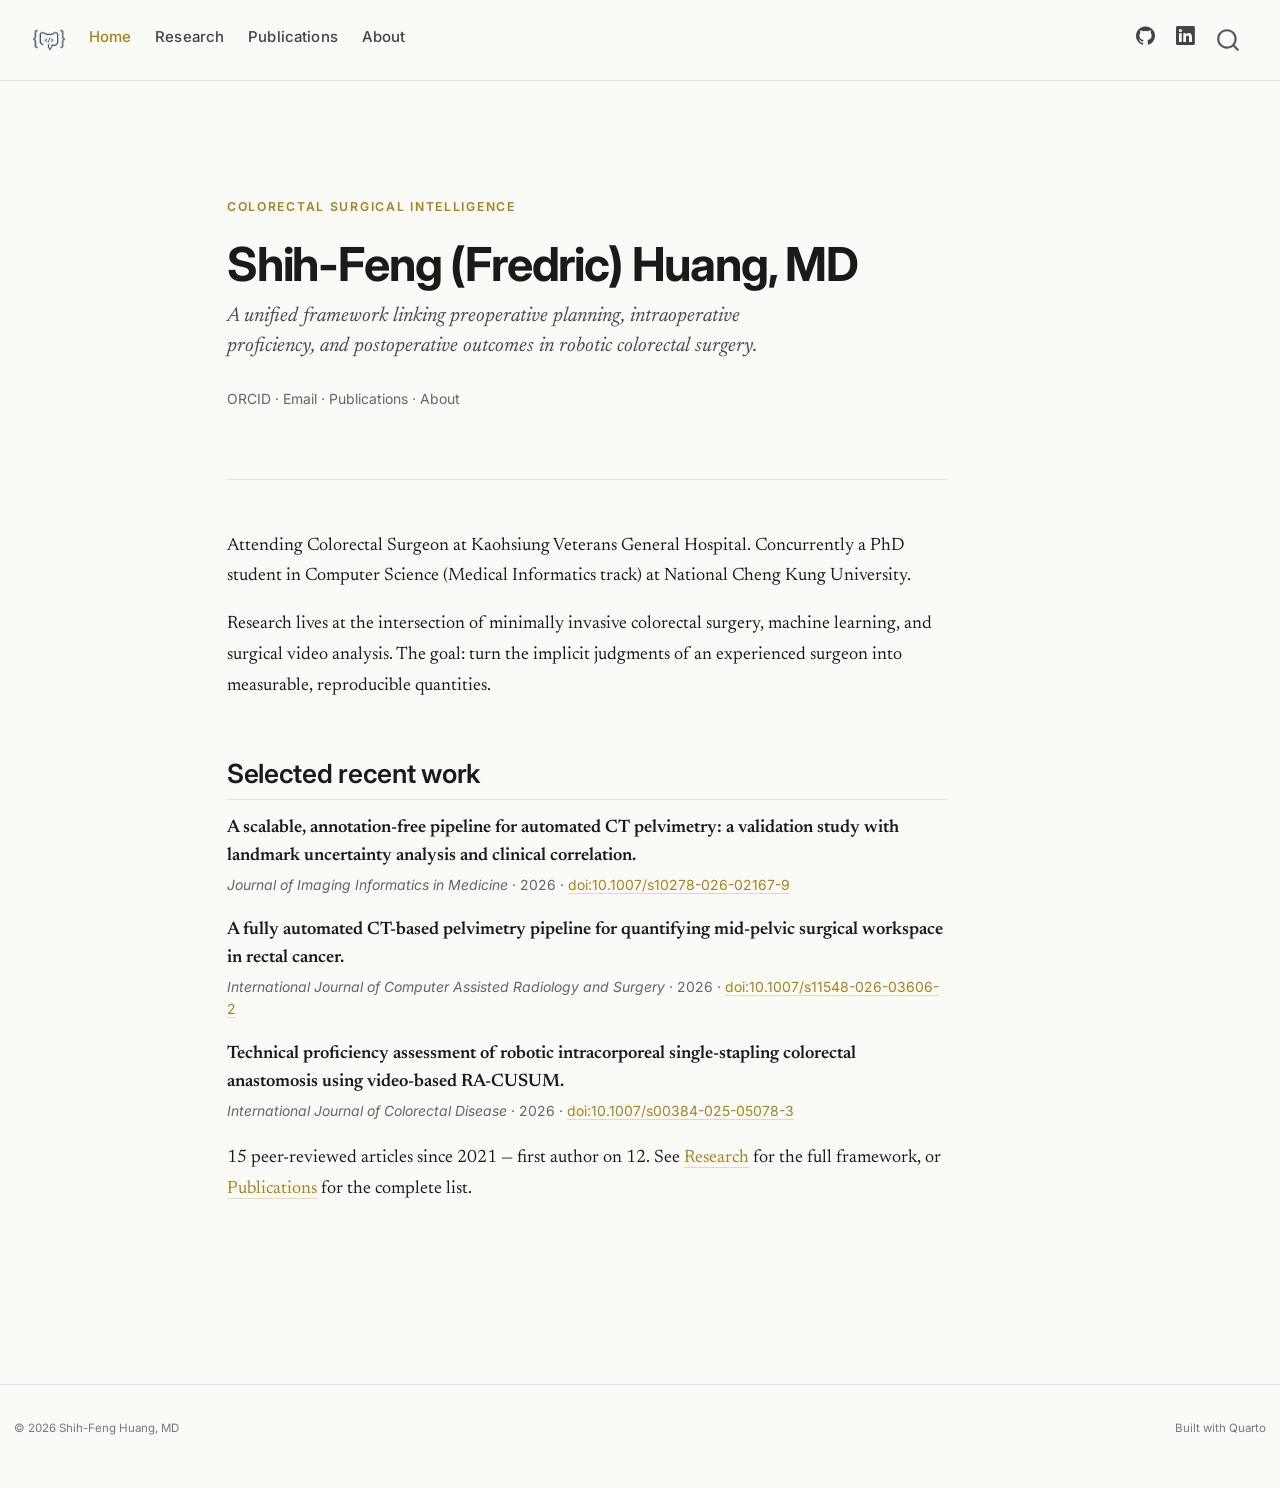
<file: docs/index.html>
<!DOCTYPE html>
<html xmlns="http://www.w3.org/1999/xhtml" lang="en" xml:lang="en"><head>

<meta charset="utf-8">
<meta name="generator" content="quarto-1.9.37">

<meta name="viewport" content="width=device-width, initial-scale=1.0, user-scalable=yes">

<meta name="description" content="Shih-Feng (Fredric) Huang, MD — attending colorectal surgeon and CS PhD student. Colorectal surgical intelligence: preoperative planning, intraoperative proficiency, postoperative outcomes.">

<title>Shih-Feng (Fredric) Huang, MD – Shih-Feng Huang, MD</title>
<style>
/* Default styles provided by pandoc.
** See https://pandoc.org/MANUAL.html#variables-for-html for config info.
*/
code{white-space: pre-wrap;}
span.smallcaps{font-variant: small-caps;}
div.columns{display: flex; gap: min(4vw, 1.5em);}
div.column{flex: auto; overflow-x: auto;}
div.hanging-indent{margin-left: 1.5em; text-indent: -1.5em;}
ul.task-list{list-style: none;}
ul.task-list li input[type="checkbox"] {
  width: 0.8em;
  margin: 0 0.8em 0.2em -1em; /* quarto-specific, see https://github.com/quarto-dev/quarto-cli/issues/4556 */ 
  vertical-align: middle;
}
</style>


<script src="site_libs/quarto-nav/quarto-nav.js"></script>
<script src="site_libs/quarto-nav/headroom.min.js"></script>
<script src="site_libs/clipboard/clipboard.min.js"></script>
<script src="site_libs/quarto-search/autocomplete.umd.js"></script>
<script src="site_libs/quarto-search/fuse.min.js"></script>
<script src="site_libs/quarto-search/quarto-search.js"></script>
<meta name="quarto:offset" content="./">
<link href="./assets/favicon.png" rel="icon" type="image/png">
<script src="site_libs/quarto-html/quarto.js" type="module"></script>
<script src="site_libs/quarto-html/tabsets/tabsets.js" type="module"></script>
<script src="site_libs/quarto-html/popper.min.js"></script>
<script src="site_libs/quarto-html/tippy.umd.min.js"></script>
<script src="site_libs/quarto-html/anchor.min.js"></script>
<link href="site_libs/quarto-html/tippy.css" rel="stylesheet">
<link href="site_libs/quarto-html/quarto-syntax-highlighting-ce9af5621250e8d6d0230c3c37461b05.css" rel="stylesheet" id="quarto-text-highlighting-styles">
<script src="site_libs/bootstrap/bootstrap.min.js"></script>
<link href="site_libs/bootstrap/bootstrap-icons.css" rel="stylesheet">
<link href="site_libs/bootstrap/bootstrap-233e880a6268d809bb0453bc254fcdab.min.css" rel="stylesheet" append-hash="true" id="quarto-bootstrap" data-mode="light">
<script id="quarto-search-options" type="application/json">{
  "location": "navbar",
  "copy-button": false,
  "collapse-after": 3,
  "panel-placement": "end",
  "type": "overlay",
  "limit": 50,
  "keyboard-shortcut": [
    "f",
    "/",
    "s"
  ],
  "show-item-context": false,
  "language": {
    "search-no-results-text": "No results",
    "search-matching-documents-text": "matching documents",
    "search-copy-link-title": "Copy link to search",
    "search-hide-matches-text": "Hide additional matches",
    "search-more-match-text": "more match in this document",
    "search-more-matches-text": "more matches in this document",
    "search-clear-button-title": "Clear",
    "search-text-placeholder": "",
    "search-detached-cancel-button-title": "Cancel",
    "search-submit-button-title": "Submit",
    "search-label": "Search"
  }
}</script>
<!-- GA4：research.shihfenghuang.com。property 551164859 -->
<script async="" src="https://www.googletagmanager.com/gtag/js?id=G-JTNSR21476"></script>
<script>
  window.dataLayer = window.dataLayer || [];
  function gtag(){dataLayer.push(arguments);}
  gtag('js', new Date());
  gtag('config', 'G-JTNSR21476');
</script>


<meta property="og:title" content="Shih-Feng (Fredric) Huang, MD">
<meta property="og:description" content="Shih-Feng (Fredric) Huang, MD — attending colorectal surgeon and CS PhD student. Colorectal surgical intelligence: preoperative planning, intraoperative proficiency, postoperative outcomes.">
<meta property="og:image" content="https://research.shihfenghuang.com/assets/favicon-512.png">
<meta property="og:site_name" content="Shih-Feng Huang, MD">
<meta property="og:image:height" content="512">
<meta property="og:image:width" content="512">
<meta name="twitter:title" content="Shih-Feng (Fredric) Huang, MD">
<meta name="twitter:description" content="Shih-Feng (Fredric) Huang, MD — attending colorectal surgeon and CS PhD student. Colorectal surgical intelligence: preoperative planning, intraoperative proficiency, postoperative outcomes.">
<meta name="twitter:image" content="https://research.shihfenghuang.com/assets/favicon-512.png">
<meta name="twitter:card" content="summary">
<meta name="twitter:image-height" content="512">
<meta name="twitter:image-width" content="512">
</head>

<body class="nav-fixed fullcontent quarto-light">

<div id="quarto-search-results"></div>
  <header id="quarto-header" class="headroom fixed-top">
    <nav class="navbar navbar-expand-lg " data-bs-theme="dark">
      <div class="navbar-container container-fluid">
      <div class="navbar-brand-container mx-auto">
    <a href="./index.html" class="navbar-brand navbar-brand-logo">
    <img src="./assets/logo-nav.png" alt="Colon &amp; Code_ brand mark" class="navbar-logo light-content">
    <img src="./assets/logo-nav.png" alt="Colon &amp; Code_ brand mark" class="navbar-logo dark-content">
    </a>
  </div>
            <div id="quarto-search" class="" title="Search"></div>
          <button class="navbar-toggler" type="button" data-bs-toggle="collapse" data-bs-target="#navbarCollapse" aria-controls="navbarCollapse" role="menu" aria-expanded="false" aria-label="Toggle navigation" onclick="if (window.quartoToggleHeadroom) { window.quartoToggleHeadroom(); }">
  <span class="navbar-toggler-icon"></span>
</button>
          <div class="collapse navbar-collapse" id="navbarCollapse">
            <ul class="navbar-nav navbar-nav-scroll me-auto">
  <li class="nav-item">
    <a class="nav-link active" href="./index.html" aria-current="page"> 
<span class="menu-text">Home</span></a>
  </li>  
  <li class="nav-item">
    <a class="nav-link" href="./research.html"> 
<span class="menu-text">Research</span></a>
  </li>  
  <li class="nav-item">
    <a class="nav-link" href="./publications.html"> 
<span class="menu-text">Publications</span></a>
  </li>  
  <li class="nav-item">
    <a class="nav-link" href="./about.html"> 
<span class="menu-text">About</span></a>
  </li>  
</ul>
            <ul class="navbar-nav navbar-nav-scroll ms-auto">
  <li class="nav-item compact">
    <a class="nav-link" href="https://github.com/odafeng"> <i class="bi bi-github" role="img" aria-label="GitHub">
</i> 
<span class="menu-text"></span></a>
  </li>  
  <li class="nav-item compact">
    <a class="nav-link" href="https://www.linkedin.com/in/fredrichuang/"> <i class="bi bi-linkedin" role="img" aria-label="LinkedIn">
</i> 
<span class="menu-text"></span></a>
  </li>  
</ul>
          </div> <!-- /navcollapse -->
            <div class="quarto-navbar-tools">
</div>
      </div> <!-- /container-fluid -->
    </nav>
</header>
<!-- content -->
<div id="quarto-content" class="quarto-container page-columns page-rows-contents page-layout-article page-navbar">
<!-- sidebar -->
<!-- margin-sidebar -->
    
<!-- main -->
<main class="content" id="quarto-document-content"><header id="title-block-header" class="quarto-title-block"></header>




<div class="hero-section">
<div class="hero-kicker">
<p>Colorectal Surgical Intelligence</p>
</div>
<section id="shih-feng-fredric-huang-md" class="level1">
<h1>Shih-Feng (Fredric) Huang, MD</h1>
<div class="hero-subtitle">
<p>A unified framework linking preoperative planning, intraoperative proficiency, and postoperative outcomes in robotic colorectal surgery.</p>
</div>
<div class="hero-links">
<p><a href="https://orcid.org/0000-0002-8037-4074">ORCID</a> · <a href="mailto:drfredrichuang@gmail.com">Email</a> · <a href="./publications.html">Publications</a> · <a href="./about.html">About</a></p>
</div>
</section>
</div>
<p>Attending Colorectal Surgeon at Kaohsiung Veterans General Hospital. Concurrently a PhD student in Computer Science (Medical Informatics track) at National Cheng Kung University.</p>
<p>Research lives at the intersection of minimally invasive colorectal surgery, machine learning, and surgical video analysis. The goal: turn the implicit judgments of an experienced surgeon into measurable, reproducible quantities.</p>
<section id="selected-recent-work" class="level2">
<h2 class="anchored" data-anchor-id="selected-recent-work">Selected recent work</h2>
<div class="home-pubs">
<ul>
<li><strong>A scalable, annotation-free pipeline for automated CT pelvimetry: a validation study with landmark uncertainty analysis and clinical correlation.</strong> <span class="pub-meta"><em>Journal of Imaging Informatics in Medicine</em> · 2026 · <a href="https://doi.org/10.1007/s10278-026-02167-9">doi:10.1007/s10278-026-02167-9</a></span></li>
<li><strong>A fully automated CT-based pelvimetry pipeline for quantifying mid-pelvic surgical workspace in rectal cancer.</strong> <span class="pub-meta"><em>International Journal of Computer Assisted Radiology and Surgery</em> · 2026 · <a href="https://doi.org/10.1007/s11548-026-03606-2">doi:10.1007/s11548-026-03606-2</a></span></li>
<li><strong>Technical proficiency assessment of robotic intracorporeal single-stapling colorectal anastomosis using video-based RA-CUSUM.</strong> <span class="pub-meta"><em>International Journal of Colorectal Disease</em> · 2026 · <a href="https://doi.org/10.1007/s00384-025-05078-3">doi:10.1007/s00384-025-05078-3</a></span></li>
</ul>
</div>
<p>15 peer-reviewed articles since 2021 — first author on 12. See <a href="./research.html">Research</a> for the full framework, or <a href="./publications.html">Publications</a> for the complete list.</p>


</section>

</main> <!-- /main -->
<script id="quarto-html-after-body" type="application/javascript">
  window.document.addEventListener("DOMContentLoaded", function (event) {
    const icon = "";
    const anchorJS = new window.AnchorJS();
    anchorJS.options = {
      placement: 'right',
      icon: icon
    };
    anchorJS.add('.anchored');
    const isCodeAnnotation = (el) => {
      for (const clz of el.classList) {
        if (clz.startsWith('code-annotation-')) {                     
          return true;
        }
      }
      return false;
    }
    const onCopySuccess = function(e) {
      // button target
      const button = e.trigger;
      // don't keep focus
      button.blur();
      // flash "checked"
      button.classList.add('code-copy-button-checked');
      var currentTitle = button.getAttribute("title");
      button.setAttribute("title", "Copied!");
      let tooltip;
      if (window.bootstrap) {
        button.setAttribute("data-bs-toggle", "tooltip");
        button.setAttribute("data-bs-placement", "left");
        button.setAttribute("data-bs-title", "Copied!");
        tooltip = new bootstrap.Tooltip(button, 
          { trigger: "manual", 
            customClass: "code-copy-button-tooltip",
            offset: [0, -8]});
        tooltip.show();    
      }
      setTimeout(function() {
        if (tooltip) {
          tooltip.hide();
          button.removeAttribute("data-bs-title");
          button.removeAttribute("data-bs-toggle");
          button.removeAttribute("data-bs-placement");
        }
        button.setAttribute("title", currentTitle);
        button.classList.remove('code-copy-button-checked');
      }, 1000);
      // clear code selection
      e.clearSelection();
    }
    const getTextToCopy = function(trigger) {
      const outerScaffold = trigger.parentElement.cloneNode(true);
      const codeEl = outerScaffold.querySelector('code');
      for (const childEl of codeEl.children) {
        if (isCodeAnnotation(childEl)) {
          childEl.remove();
        }
      }
      return codeEl.innerText;
    }
    const clipboard = new window.ClipboardJS('.code-copy-button:not([data-in-quarto-modal])', {
      text: getTextToCopy
    });
    clipboard.on('success', onCopySuccess);
    if (window.document.getElementById('quarto-embedded-source-code-modal')) {
      const clipboardModal = new window.ClipboardJS('.code-copy-button[data-in-quarto-modal]', {
        text: getTextToCopy,
        container: window.document.getElementById('quarto-embedded-source-code-modal')
      });
      clipboardModal.on('success', onCopySuccess);
    }
      var localhostRegex = new RegExp(/^(?:http|https):\/\/localhost\:?[0-9]*\//);
      var mailtoRegex = new RegExp(/^mailto:/);
        var filterRegex = new RegExp("https:\/\/research\.shihfenghuang\.com");
      var isInternal = (href) => {
          return filterRegex.test(href) || localhostRegex.test(href) || mailtoRegex.test(href);
      }
      // Inspect non-navigation links and adorn them if external
     var links = window.document.querySelectorAll('a[href]:not(.nav-link):not(.navbar-brand):not(.toc-action):not(.sidebar-link):not(.sidebar-item-toggle):not(.pagination-link):not(.no-external):not([aria-hidden]):not(.dropdown-item):not(.quarto-navigation-tool):not(.about-link)');
      for (var i=0; i<links.length; i++) {
        const link = links[i];
        if (!isInternal(link.href)) {
          // undo the damage that might have been done by quarto-nav.js in the case of
          // links that we want to consider external
          if (link.dataset.originalHref !== undefined) {
            link.href = link.dataset.originalHref;
          }
        }
      }
    function tippyHover(el, contentFn, onTriggerFn, onUntriggerFn) {
      const config = {
        allowHTML: true,
        maxWidth: 500,
        delay: 100,
        arrow: false,
        appendTo: function(el) {
            return el.parentElement;
        },
        interactive: true,
        interactiveBorder: 10,
        theme: 'quarto',
        placement: 'bottom-start',
      };
      if (contentFn) {
        config.content = contentFn;
      }
      if (onTriggerFn) {
        config.onTrigger = onTriggerFn;
      }
      if (onUntriggerFn) {
        config.onUntrigger = onUntriggerFn;
      }
      window.tippy(el, config); 
    }
    const noterefs = window.document.querySelectorAll('a[role="doc-noteref"]');
    for (var i=0; i<noterefs.length; i++) {
      const ref = noterefs[i];
      tippyHover(ref, function() {
        // use id or data attribute instead here
        let href = ref.getAttribute('data-footnote-href') || ref.getAttribute('href');
        try { href = new URL(href).hash; } catch {}
        const id = href.replace(/^#\/?/, "");
        const note = window.document.getElementById(id);
        if (note) {
          return note.innerHTML;
        } else {
          return "";
        }
      });
    }
    const xrefs = window.document.querySelectorAll('a.quarto-xref');
    const processXRef = (id, note) => {
      // Strip column container classes
      const stripColumnClz = (el) => {
        el.classList.remove("page-full", "page-columns");
        if (el.children) {
          for (const child of el.children) {
            stripColumnClz(child);
          }
        }
      }
      stripColumnClz(note)
      if (id === null || id.startsWith('sec-')) {
        // Special case sections, only their first couple elements
        const container = document.createElement("div");
        if (note.children && note.children.length > 2) {
          container.appendChild(note.children[0].cloneNode(true));
          for (let i = 1; i < note.children.length; i++) {
            const child = note.children[i];
            if (child.tagName === "P" && child.innerText === "") {
              continue;
            } else {
              container.appendChild(child.cloneNode(true));
              break;
            }
          }
          if (window.Quarto?.typesetMath) {
            window.Quarto.typesetMath(container);
          }
          return container.innerHTML
        } else {
          if (window.Quarto?.typesetMath) {
            window.Quarto.typesetMath(note);
          }
          return note.innerHTML;
        }
      } else {
        // Remove any anchor links if they are present
        const anchorLink = note.querySelector('a.anchorjs-link');
        if (anchorLink) {
          anchorLink.remove();
        }
        if (window.Quarto?.typesetMath) {
          window.Quarto.typesetMath(note);
        }
        if (note.classList.contains("callout")) {
          return note.outerHTML;
        } else {
          return note.innerHTML;
        }
      }
    }
    for (var i=0; i<xrefs.length; i++) {
      const xref = xrefs[i];
      tippyHover(xref, undefined, function(instance) {
        instance.disable();
        let url = xref.getAttribute('href');
        let hash = undefined; 
        if (url.startsWith('#')) {
          hash = url;
        } else {
          try { hash = new URL(url).hash; } catch {}
        }
        if (hash) {
          const id = hash.replace(/^#\/?/, "");
          const note = window.document.getElementById(id);
          if (note !== null) {
            try {
              const html = processXRef(id, note.cloneNode(true));
              instance.setContent(html);
            } finally {
              instance.enable();
              instance.show();
            }
          } else {
            // See if we can fetch this
            fetch(url.split('#')[0])
            .then(res => res.text())
            .then(html => {
              const parser = new DOMParser();
              const htmlDoc = parser.parseFromString(html, "text/html");
              const note = htmlDoc.getElementById(id);
              if (note !== null) {
                const html = processXRef(id, note);
                instance.setContent(html);
              } 
            }).finally(() => {
              instance.enable();
              instance.show();
            });
          }
        } else {
          // See if we can fetch a full url (with no hash to target)
          // This is a special case and we should probably do some content thinning / targeting
          fetch(url)
          .then(res => res.text())
          .then(html => {
            const parser = new DOMParser();
            const htmlDoc = parser.parseFromString(html, "text/html");
            const note = htmlDoc.querySelector('main.content');
            if (note !== null) {
              // This should only happen for chapter cross references
              // (since there is no id in the URL)
              // remove the first header
              if (note.children.length > 0 && note.children[0].tagName === "HEADER") {
                note.children[0].remove();
              }
              const html = processXRef(null, note);
              instance.setContent(html);
            } 
          }).finally(() => {
            instance.enable();
            instance.show();
          });
        }
      }, function(instance) {
      });
    }
        let selectedAnnoteEl;
        const selectorForAnnotation = ( cell, annotation) => {
          let cellAttr = 'data-code-cell="' + cell + '"';
          let lineAttr = 'data-code-annotation="' +  annotation + '"';
          const selector = 'span[' + cellAttr + '][' + lineAttr + ']';
          return selector;
        }
        const selectCodeLines = (annoteEl) => {
          const doc = window.document;
          const targetCell = annoteEl.getAttribute("data-target-cell");
          const targetAnnotation = annoteEl.getAttribute("data-target-annotation");
          const annoteSpan = window.document.querySelector(selectorForAnnotation(targetCell, targetAnnotation));
          const lines = annoteSpan.getAttribute("data-code-lines").split(",");
          const lineIds = lines.map((line) => {
            return targetCell + "-" + line;
          })
          let top = null;
          let height = null;
          let parent = null;
          if (lineIds.length > 0) {
              //compute the position of the single el (top and bottom and make a div)
              const el = window.document.getElementById(lineIds[0]);
              top = el.offsetTop;
              height = el.offsetHeight;
              parent = el.parentElement.parentElement;
            if (lineIds.length > 1) {
              const lastEl = window.document.getElementById(lineIds[lineIds.length - 1]);
              const bottom = lastEl.offsetTop + lastEl.offsetHeight;
              height = bottom - top;
            }
            if (top !== null && height !== null && parent !== null) {
              // cook up a div (if necessary) and position it 
              let div = window.document.getElementById("code-annotation-line-highlight");
              if (div === null) {
                div = window.document.createElement("div");
                div.setAttribute("id", "code-annotation-line-highlight");
                div.style.position = 'absolute';
                parent.appendChild(div);
              }
              div.style.top = top - 2 + "px";
              div.style.height = height + 4 + "px";
              div.style.left = 0;
              let gutterDiv = window.document.getElementById("code-annotation-line-highlight-gutter");
              if (gutterDiv === null) {
                gutterDiv = window.document.createElement("div");
                gutterDiv.setAttribute("id", "code-annotation-line-highlight-gutter");
                gutterDiv.style.position = 'absolute';
                const codeCell = window.document.getElementById(targetCell);
                const gutter = codeCell.querySelector('.code-annotation-gutter');
                gutter.appendChild(gutterDiv);
              }
              gutterDiv.style.top = top - 2 + "px";
              gutterDiv.style.height = height + 4 + "px";
            }
            selectedAnnoteEl = annoteEl;
          }
        };
        const unselectCodeLines = () => {
          const elementsIds = ["code-annotation-line-highlight", "code-annotation-line-highlight-gutter"];
          elementsIds.forEach((elId) => {
            const div = window.document.getElementById(elId);
            if (div) {
              div.remove();
            }
          });
          selectedAnnoteEl = undefined;
        };
          // Handle positioning of the toggle
      window.addEventListener(
        "resize",
        throttle(() => {
          elRect = undefined;
          if (selectedAnnoteEl) {
            selectCodeLines(selectedAnnoteEl);
          }
        }, 10)
      );
      function throttle(fn, ms) {
      let throttle = false;
      let timer;
        return (...args) => {
          if(!throttle) { // first call gets through
              fn.apply(this, args);
              throttle = true;
          } else { // all the others get throttled
              if(timer) clearTimeout(timer); // cancel #2
              timer = setTimeout(() => {
                fn.apply(this, args);
                timer = throttle = false;
              }, ms);
          }
        };
      }
        // Attach click handler to the DT
        const annoteDls = window.document.querySelectorAll('dt[data-target-cell]');
        for (const annoteDlNode of annoteDls) {
          annoteDlNode.addEventListener('click', (event) => {
            const clickedEl = event.target;
            if (clickedEl !== selectedAnnoteEl) {
              unselectCodeLines();
              const activeEl = window.document.querySelector('dt[data-target-cell].code-annotation-active');
              if (activeEl) {
                activeEl.classList.remove('code-annotation-active');
              }
              selectCodeLines(clickedEl);
              clickedEl.classList.add('code-annotation-active');
            } else {
              // Unselect the line
              unselectCodeLines();
              clickedEl.classList.remove('code-annotation-active');
            }
          });
        }
    const findCites = (el) => {
      const parentEl = el.parentElement;
      if (parentEl) {
        const cites = parentEl.dataset.cites;
        if (cites) {
          return {
            el,
            cites: cites.split(' ')
          };
        } else {
          return findCites(el.parentElement)
        }
      } else {
        return undefined;
      }
    };
    var bibliorefs = window.document.querySelectorAll('a[role="doc-biblioref"]');
    for (var i=0; i<bibliorefs.length; i++) {
      const ref = bibliorefs[i];
      const citeInfo = findCites(ref);
      if (citeInfo) {
        tippyHover(citeInfo.el, function() {
          var popup = window.document.createElement('div');
          citeInfo.cites.forEach(function(cite) {
            var citeDiv = window.document.createElement('div');
            citeDiv.classList.add('hanging-indent');
            citeDiv.classList.add('csl-entry');
            var biblioDiv = window.document.getElementById('ref-' + cite);
            if (biblioDiv) {
              citeDiv.innerHTML = biblioDiv.innerHTML;
            }
            popup.appendChild(citeDiv);
          });
          return popup.innerHTML;
        });
      }
    }
  });
  </script>
</div> <!-- /content -->
<footer class="footer">
  <div class="nav-footer">
    <div class="nav-footer-left">
<p>© 2026 Shih-Feng Huang, MD</p>
</div>   
    <div class="nav-footer-center">
      &nbsp;
    </div>
    <div class="nav-footer-right">
<p>Built with <a href="https://quarto.org">Quarto</a></p>
</div>
  </div>
</footer>




</body></html>
</file>
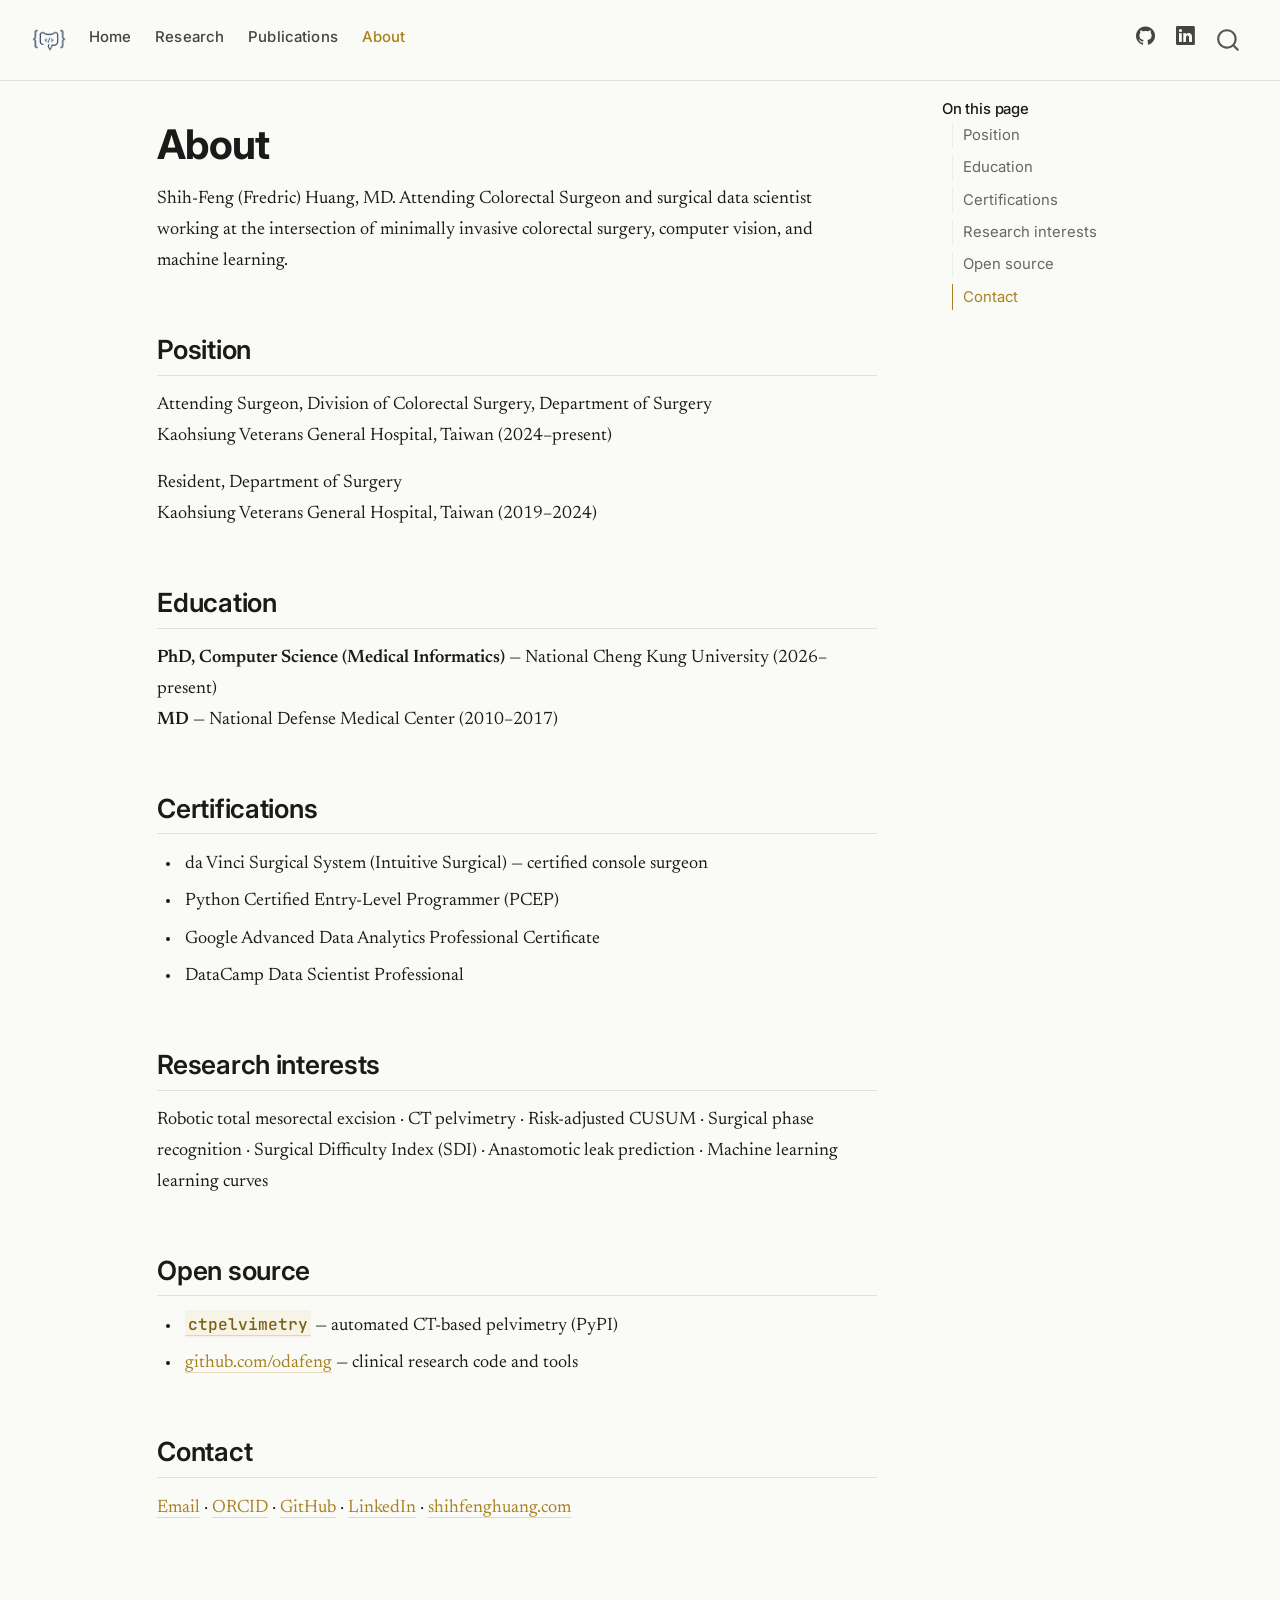
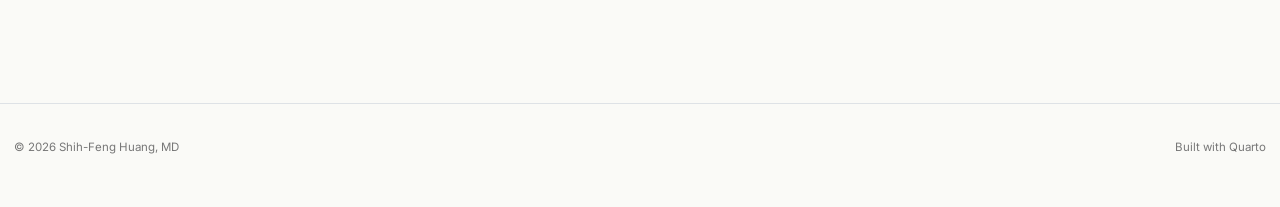
<file: docs/about.html>
<!DOCTYPE html>
<html xmlns="http://www.w3.org/1999/xhtml" lang="en" xml:lang="en"><head>

<meta charset="utf-8">
<meta name="generator" content="quarto-1.9.37">

<meta name="viewport" content="width=device-width, initial-scale=1.0, user-scalable=yes">


<title>About – Shih-Feng Huang, MD</title>
<style>
/* Default styles provided by pandoc.
** See https://pandoc.org/MANUAL.html#variables-for-html for config info.
*/
code{white-space: pre-wrap;}
span.smallcaps{font-variant: small-caps;}
div.columns{display: flex; gap: min(4vw, 1.5em);}
div.column{flex: auto; overflow-x: auto;}
div.hanging-indent{margin-left: 1.5em; text-indent: -1.5em;}
ul.task-list{list-style: none;}
ul.task-list li input[type="checkbox"] {
  width: 0.8em;
  margin: 0 0.8em 0.2em -1em; /* quarto-specific, see https://github.com/quarto-dev/quarto-cli/issues/4556 */ 
  vertical-align: middle;
}
</style>


<script src="site_libs/quarto-nav/quarto-nav.js"></script>
<script src="site_libs/quarto-nav/headroom.min.js"></script>
<script src="site_libs/clipboard/clipboard.min.js"></script>
<script src="site_libs/quarto-search/autocomplete.umd.js"></script>
<script src="site_libs/quarto-search/fuse.min.js"></script>
<script src="site_libs/quarto-search/quarto-search.js"></script>
<meta name="quarto:offset" content="./">
<link href="./assets/favicon.png" rel="icon" type="image/png">
<script src="site_libs/quarto-html/quarto.js" type="module"></script>
<script src="site_libs/quarto-html/tabsets/tabsets.js" type="module"></script>
<script src="site_libs/quarto-html/popper.min.js"></script>
<script src="site_libs/quarto-html/tippy.umd.min.js"></script>
<script src="site_libs/quarto-html/anchor.min.js"></script>
<link href="site_libs/quarto-html/tippy.css" rel="stylesheet">
<link href="site_libs/quarto-html/quarto-syntax-highlighting-ce9af5621250e8d6d0230c3c37461b05.css" rel="stylesheet" id="quarto-text-highlighting-styles">
<script src="site_libs/bootstrap/bootstrap.min.js"></script>
<link href="site_libs/bootstrap/bootstrap-icons.css" rel="stylesheet">
<link href="site_libs/bootstrap/bootstrap-233e880a6268d809bb0453bc254fcdab.min.css" rel="stylesheet" append-hash="true" id="quarto-bootstrap" data-mode="light">
<script id="quarto-search-options" type="application/json">{
  "location": "navbar",
  "copy-button": false,
  "collapse-after": 3,
  "panel-placement": "end",
  "type": "overlay",
  "limit": 50,
  "keyboard-shortcut": [
    "f",
    "/",
    "s"
  ],
  "show-item-context": false,
  "language": {
    "search-no-results-text": "No results",
    "search-matching-documents-text": "matching documents",
    "search-copy-link-title": "Copy link to search",
    "search-hide-matches-text": "Hide additional matches",
    "search-more-match-text": "more match in this document",
    "search-more-matches-text": "more matches in this document",
    "search-clear-button-title": "Clear",
    "search-text-placeholder": "",
    "search-detached-cancel-button-title": "Cancel",
    "search-submit-button-title": "Submit",
    "search-label": "Search"
  }
}</script>
<!-- GA4：research.shihfenghuang.com。property 551164859 -->
<script async="" src="https://www.googletagmanager.com/gtag/js?id=G-JTNSR21476"></script>
<script>
  window.dataLayer = window.dataLayer || [];
  function gtag(){dataLayer.push(arguments);}
  gtag('js', new Date());
  gtag('config', 'G-JTNSR21476');
</script>


<meta property="og:title" content="About – Shih-Feng Huang, MD">
<meta property="og:description" content="Colorectal surgical intelligence: planning, proficiency, and outcomes">
<meta property="og:image" content="https://research.shihfenghuang.com/assets/favicon-512.png">
<meta property="og:site_name" content="Shih-Feng Huang, MD">
<meta property="og:image:height" content="512">
<meta property="og:image:width" content="512">
<meta name="twitter:title" content="About – Shih-Feng Huang, MD">
<meta name="twitter:description" content="Colorectal surgical intelligence: planning, proficiency, and outcomes">
<meta name="twitter:image" content="https://research.shihfenghuang.com/assets/favicon-512.png">
<meta name="twitter:card" content="summary">
<meta name="twitter:image-height" content="512">
<meta name="twitter:image-width" content="512">
</head>

<body class="nav-fixed quarto-light">

<div id="quarto-search-results"></div>
  <header id="quarto-header" class="headroom fixed-top">
    <nav class="navbar navbar-expand-lg " data-bs-theme="dark">
      <div class="navbar-container container-fluid">
      <div class="navbar-brand-container mx-auto">
    <a href="./index.html" class="navbar-brand navbar-brand-logo">
    <img src="./assets/logo-nav.png" alt="Colon &amp; Code_ brand mark" class="navbar-logo light-content">
    <img src="./assets/logo-nav.png" alt="Colon &amp; Code_ brand mark" class="navbar-logo dark-content">
    </a>
  </div>
            <div id="quarto-search" class="" title="Search"></div>
          <button class="navbar-toggler" type="button" data-bs-toggle="collapse" data-bs-target="#navbarCollapse" aria-controls="navbarCollapse" role="menu" aria-expanded="false" aria-label="Toggle navigation" onclick="if (window.quartoToggleHeadroom) { window.quartoToggleHeadroom(); }">
  <span class="navbar-toggler-icon"></span>
</button>
          <div class="collapse navbar-collapse" id="navbarCollapse">
            <ul class="navbar-nav navbar-nav-scroll me-auto">
  <li class="nav-item">
    <a class="nav-link" href="./index.html"> 
<span class="menu-text">Home</span></a>
  </li>  
  <li class="nav-item">
    <a class="nav-link" href="./research.html"> 
<span class="menu-text">Research</span></a>
  </li>  
  <li class="nav-item">
    <a class="nav-link" href="./publications.html"> 
<span class="menu-text">Publications</span></a>
  </li>  
  <li class="nav-item">
    <a class="nav-link active" href="./about.html" aria-current="page"> 
<span class="menu-text">About</span></a>
  </li>  
</ul>
            <ul class="navbar-nav navbar-nav-scroll ms-auto">
  <li class="nav-item compact">
    <a class="nav-link" href="https://github.com/odafeng"> <i class="bi bi-github" role="img" aria-label="GitHub">
</i> 
<span class="menu-text"></span></a>
  </li>  
  <li class="nav-item compact">
    <a class="nav-link" href="https://www.linkedin.com/in/fredrichuang/"> <i class="bi bi-linkedin" role="img" aria-label="LinkedIn">
</i> 
<span class="menu-text"></span></a>
  </li>  
</ul>
          </div> <!-- /navcollapse -->
            <div class="quarto-navbar-tools">
</div>
      </div> <!-- /container-fluid -->
    </nav>
</header>
<!-- content -->
<div id="quarto-content" class="quarto-container page-columns page-rows-contents page-layout-article page-navbar">
<!-- sidebar -->
<!-- margin-sidebar -->
    <div id="quarto-margin-sidebar" class="sidebar margin-sidebar">
        <nav id="TOC" role="doc-toc" class="toc-active">
    <h2 id="toc-title">On this page</h2>
   
  <ul class="collapse">
  <li><a href="#position" id="toc-position" class="nav-link active" data-scroll-target="#position">Position</a></li>
  <li><a href="#education" id="toc-education" class="nav-link" data-scroll-target="#education">Education</a></li>
  <li><a href="#certifications" id="toc-certifications" class="nav-link" data-scroll-target="#certifications">Certifications</a></li>
  <li><a href="#research-interests" id="toc-research-interests" class="nav-link" data-scroll-target="#research-interests">Research interests</a></li>
  <li><a href="#open-source" id="toc-open-source" class="nav-link" data-scroll-target="#open-source">Open source</a></li>
  <li><a href="#contact" id="toc-contact" class="nav-link" data-scroll-target="#contact">Contact</a></li>
  </ul>
</nav>
    </div>
<!-- main -->
<main class="content" id="quarto-document-content">

<header id="title-block-header" class="quarto-title-block default">
<div class="quarto-title">
<h1 class="title">About</h1>
</div>



<div class="quarto-title-meta">

    
  
    
  </div>
  


</header>


<p>Shih-Feng (Fredric) Huang, MD. Attending Colorectal Surgeon and surgical data scientist working at the intersection of minimally invasive colorectal surgery, computer vision, and machine learning.</p>
<section id="position" class="level2">
<h2 class="anchored" data-anchor-id="position">Position</h2>
<p>Attending Surgeon, Division of Colorectal Surgery, Department of Surgery<br>
Kaohsiung Veterans General Hospital, Taiwan (2024–present)</p>
<p>Resident, Department of Surgery<br>
Kaohsiung Veterans General Hospital, Taiwan (2019–2024)</p>
</section>
<section id="education" class="level2">
<h2 class="anchored" data-anchor-id="education">Education</h2>
<p><strong>PhD, Computer Science (Medical Informatics)</strong> — National Cheng Kung University (2026–present)<br>
<strong>MD</strong> — National Defense Medical Center (2010–2017)</p>
</section>
<section id="certifications" class="level2">
<h2 class="anchored" data-anchor-id="certifications">Certifications</h2>
<ul>
<li>da Vinci Surgical System (Intuitive Surgical) — certified console surgeon</li>
<li>Python Certified Entry-Level Programmer (PCEP)</li>
<li>Google Advanced Data Analytics Professional Certificate</li>
<li>DataCamp Data Scientist Professional</li>
</ul>
</section>
<section id="research-interests" class="level2">
<h2 class="anchored" data-anchor-id="research-interests">Research interests</h2>
<p>Robotic total mesorectal excision · CT pelvimetry · Risk-adjusted CUSUM · Surgical phase recognition · Surgical Difficulty Index (SDI) · Anastomotic leak prediction · Machine learning learning curves</p>
</section>
<section id="open-source" class="level2">
<h2 class="anchored" data-anchor-id="open-source">Open source</h2>
<ul>
<li><a href="https://pypi.org/project/ctpelvimetry/"><code>ctpelvimetry</code></a> — automated CT-based pelvimetry (PyPI)</li>
<li><a href="https://github.com/odafeng">github.com/odafeng</a> — clinical research code and tools</li>
</ul>
</section>
<section id="contact" class="level2">
<h2 class="anchored" data-anchor-id="contact">Contact</h2>
<p><a href="mailto:drfredrichuang@gmail.com">Email</a> · <a href="https://orcid.org/0000-0002-8037-4074">ORCID</a> · <a href="https://github.com/odafeng">GitHub</a> · <a href="https://www.linkedin.com/in/fredrichuang/">LinkedIn</a> · <a href="https://shihfenghuang.com">shihfenghuang.com</a></p>


</section>

</main> <!-- /main -->
<script id="quarto-html-after-body" type="application/javascript">
  window.document.addEventListener("DOMContentLoaded", function (event) {
    const icon = "";
    const anchorJS = new window.AnchorJS();
    anchorJS.options = {
      placement: 'right',
      icon: icon
    };
    anchorJS.add('.anchored');
    const isCodeAnnotation = (el) => {
      for (const clz of el.classList) {
        if (clz.startsWith('code-annotation-')) {                     
          return true;
        }
      }
      return false;
    }
    const onCopySuccess = function(e) {
      // button target
      const button = e.trigger;
      // don't keep focus
      button.blur();
      // flash "checked"
      button.classList.add('code-copy-button-checked');
      var currentTitle = button.getAttribute("title");
      button.setAttribute("title", "Copied!");
      let tooltip;
      if (window.bootstrap) {
        button.setAttribute("data-bs-toggle", "tooltip");
        button.setAttribute("data-bs-placement", "left");
        button.setAttribute("data-bs-title", "Copied!");
        tooltip = new bootstrap.Tooltip(button, 
          { trigger: "manual", 
            customClass: "code-copy-button-tooltip",
            offset: [0, -8]});
        tooltip.show();    
      }
      setTimeout(function() {
        if (tooltip) {
          tooltip.hide();
          button.removeAttribute("data-bs-title");
          button.removeAttribute("data-bs-toggle");
          button.removeAttribute("data-bs-placement");
        }
        button.setAttribute("title", currentTitle);
        button.classList.remove('code-copy-button-checked');
      }, 1000);
      // clear code selection
      e.clearSelection();
    }
    const getTextToCopy = function(trigger) {
      const outerScaffold = trigger.parentElement.cloneNode(true);
      const codeEl = outerScaffold.querySelector('code');
      for (const childEl of codeEl.children) {
        if (isCodeAnnotation(childEl)) {
          childEl.remove();
        }
      }
      return codeEl.innerText;
    }
    const clipboard = new window.ClipboardJS('.code-copy-button:not([data-in-quarto-modal])', {
      text: getTextToCopy
    });
    clipboard.on('success', onCopySuccess);
    if (window.document.getElementById('quarto-embedded-source-code-modal')) {
      const clipboardModal = new window.ClipboardJS('.code-copy-button[data-in-quarto-modal]', {
        text: getTextToCopy,
        container: window.document.getElementById('quarto-embedded-source-code-modal')
      });
      clipboardModal.on('success', onCopySuccess);
    }
      var localhostRegex = new RegExp(/^(?:http|https):\/\/localhost\:?[0-9]*\//);
      var mailtoRegex = new RegExp(/^mailto:/);
        var filterRegex = new RegExp("https:\/\/research\.shihfenghuang\.com");
      var isInternal = (href) => {
          return filterRegex.test(href) || localhostRegex.test(href) || mailtoRegex.test(href);
      }
      // Inspect non-navigation links and adorn them if external
     var links = window.document.querySelectorAll('a[href]:not(.nav-link):not(.navbar-brand):not(.toc-action):not(.sidebar-link):not(.sidebar-item-toggle):not(.pagination-link):not(.no-external):not([aria-hidden]):not(.dropdown-item):not(.quarto-navigation-tool):not(.about-link)');
      for (var i=0; i<links.length; i++) {
        const link = links[i];
        if (!isInternal(link.href)) {
          // undo the damage that might have been done by quarto-nav.js in the case of
          // links that we want to consider external
          if (link.dataset.originalHref !== undefined) {
            link.href = link.dataset.originalHref;
          }
        }
      }
    function tippyHover(el, contentFn, onTriggerFn, onUntriggerFn) {
      const config = {
        allowHTML: true,
        maxWidth: 500,
        delay: 100,
        arrow: false,
        appendTo: function(el) {
            return el.parentElement;
        },
        interactive: true,
        interactiveBorder: 10,
        theme: 'quarto',
        placement: 'bottom-start',
      };
      if (contentFn) {
        config.content = contentFn;
      }
      if (onTriggerFn) {
        config.onTrigger = onTriggerFn;
      }
      if (onUntriggerFn) {
        config.onUntrigger = onUntriggerFn;
      }
      window.tippy(el, config); 
    }
    const noterefs = window.document.querySelectorAll('a[role="doc-noteref"]');
    for (var i=0; i<noterefs.length; i++) {
      const ref = noterefs[i];
      tippyHover(ref, function() {
        // use id or data attribute instead here
        let href = ref.getAttribute('data-footnote-href') || ref.getAttribute('href');
        try { href = new URL(href).hash; } catch {}
        const id = href.replace(/^#\/?/, "");
        const note = window.document.getElementById(id);
        if (note) {
          return note.innerHTML;
        } else {
          return "";
        }
      });
    }
    const xrefs = window.document.querySelectorAll('a.quarto-xref');
    const processXRef = (id, note) => {
      // Strip column container classes
      const stripColumnClz = (el) => {
        el.classList.remove("page-full", "page-columns");
        if (el.children) {
          for (const child of el.children) {
            stripColumnClz(child);
          }
        }
      }
      stripColumnClz(note)
      if (id === null || id.startsWith('sec-')) {
        // Special case sections, only their first couple elements
        const container = document.createElement("div");
        if (note.children && note.children.length > 2) {
          container.appendChild(note.children[0].cloneNode(true));
          for (let i = 1; i < note.children.length; i++) {
            const child = note.children[i];
            if (child.tagName === "P" && child.innerText === "") {
              continue;
            } else {
              container.appendChild(child.cloneNode(true));
              break;
            }
          }
          if (window.Quarto?.typesetMath) {
            window.Quarto.typesetMath(container);
          }
          return container.innerHTML
        } else {
          if (window.Quarto?.typesetMath) {
            window.Quarto.typesetMath(note);
          }
          return note.innerHTML;
        }
      } else {
        // Remove any anchor links if they are present
        const anchorLink = note.querySelector('a.anchorjs-link');
        if (anchorLink) {
          anchorLink.remove();
        }
        if (window.Quarto?.typesetMath) {
          window.Quarto.typesetMath(note);
        }
        if (note.classList.contains("callout")) {
          return note.outerHTML;
        } else {
          return note.innerHTML;
        }
      }
    }
    for (var i=0; i<xrefs.length; i++) {
      const xref = xrefs[i];
      tippyHover(xref, undefined, function(instance) {
        instance.disable();
        let url = xref.getAttribute('href');
        let hash = undefined; 
        if (url.startsWith('#')) {
          hash = url;
        } else {
          try { hash = new URL(url).hash; } catch {}
        }
        if (hash) {
          const id = hash.replace(/^#\/?/, "");
          const note = window.document.getElementById(id);
          if (note !== null) {
            try {
              const html = processXRef(id, note.cloneNode(true));
              instance.setContent(html);
            } finally {
              instance.enable();
              instance.show();
            }
          } else {
            // See if we can fetch this
            fetch(url.split('#')[0])
            .then(res => res.text())
            .then(html => {
              const parser = new DOMParser();
              const htmlDoc = parser.parseFromString(html, "text/html");
              const note = htmlDoc.getElementById(id);
              if (note !== null) {
                const html = processXRef(id, note);
                instance.setContent(html);
              } 
            }).finally(() => {
              instance.enable();
              instance.show();
            });
          }
        } else {
          // See if we can fetch a full url (with no hash to target)
          // This is a special case and we should probably do some content thinning / targeting
          fetch(url)
          .then(res => res.text())
          .then(html => {
            const parser = new DOMParser();
            const htmlDoc = parser.parseFromString(html, "text/html");
            const note = htmlDoc.querySelector('main.content');
            if (note !== null) {
              // This should only happen for chapter cross references
              // (since there is no id in the URL)
              // remove the first header
              if (note.children.length > 0 && note.children[0].tagName === "HEADER") {
                note.children[0].remove();
              }
              const html = processXRef(null, note);
              instance.setContent(html);
            } 
          }).finally(() => {
            instance.enable();
            instance.show();
          });
        }
      }, function(instance) {
      });
    }
        let selectedAnnoteEl;
        const selectorForAnnotation = ( cell, annotation) => {
          let cellAttr = 'data-code-cell="' + cell + '"';
          let lineAttr = 'data-code-annotation="' +  annotation + '"';
          const selector = 'span[' + cellAttr + '][' + lineAttr + ']';
          return selector;
        }
        const selectCodeLines = (annoteEl) => {
          const doc = window.document;
          const targetCell = annoteEl.getAttribute("data-target-cell");
          const targetAnnotation = annoteEl.getAttribute("data-target-annotation");
          const annoteSpan = window.document.querySelector(selectorForAnnotation(targetCell, targetAnnotation));
          const lines = annoteSpan.getAttribute("data-code-lines").split(",");
          const lineIds = lines.map((line) => {
            return targetCell + "-" + line;
          })
          let top = null;
          let height = null;
          let parent = null;
          if (lineIds.length > 0) {
              //compute the position of the single el (top and bottom and make a div)
              const el = window.document.getElementById(lineIds[0]);
              top = el.offsetTop;
              height = el.offsetHeight;
              parent = el.parentElement.parentElement;
            if (lineIds.length > 1) {
              const lastEl = window.document.getElementById(lineIds[lineIds.length - 1]);
              const bottom = lastEl.offsetTop + lastEl.offsetHeight;
              height = bottom - top;
            }
            if (top !== null && height !== null && parent !== null) {
              // cook up a div (if necessary) and position it 
              let div = window.document.getElementById("code-annotation-line-highlight");
              if (div === null) {
                div = window.document.createElement("div");
                div.setAttribute("id", "code-annotation-line-highlight");
                div.style.position = 'absolute';
                parent.appendChild(div);
              }
              div.style.top = top - 2 + "px";
              div.style.height = height + 4 + "px";
              div.style.left = 0;
              let gutterDiv = window.document.getElementById("code-annotation-line-highlight-gutter");
              if (gutterDiv === null) {
                gutterDiv = window.document.createElement("div");
                gutterDiv.setAttribute("id", "code-annotation-line-highlight-gutter");
                gutterDiv.style.position = 'absolute';
                const codeCell = window.document.getElementById(targetCell);
                const gutter = codeCell.querySelector('.code-annotation-gutter');
                gutter.appendChild(gutterDiv);
              }
              gutterDiv.style.top = top - 2 + "px";
              gutterDiv.style.height = height + 4 + "px";
            }
            selectedAnnoteEl = annoteEl;
          }
        };
        const unselectCodeLines = () => {
          const elementsIds = ["code-annotation-line-highlight", "code-annotation-line-highlight-gutter"];
          elementsIds.forEach((elId) => {
            const div = window.document.getElementById(elId);
            if (div) {
              div.remove();
            }
          });
          selectedAnnoteEl = undefined;
        };
          // Handle positioning of the toggle
      window.addEventListener(
        "resize",
        throttle(() => {
          elRect = undefined;
          if (selectedAnnoteEl) {
            selectCodeLines(selectedAnnoteEl);
          }
        }, 10)
      );
      function throttle(fn, ms) {
      let throttle = false;
      let timer;
        return (...args) => {
          if(!throttle) { // first call gets through
              fn.apply(this, args);
              throttle = true;
          } else { // all the others get throttled
              if(timer) clearTimeout(timer); // cancel #2
              timer = setTimeout(() => {
                fn.apply(this, args);
                timer = throttle = false;
              }, ms);
          }
        };
      }
        // Attach click handler to the DT
        const annoteDls = window.document.querySelectorAll('dt[data-target-cell]');
        for (const annoteDlNode of annoteDls) {
          annoteDlNode.addEventListener('click', (event) => {
            const clickedEl = event.target;
            if (clickedEl !== selectedAnnoteEl) {
              unselectCodeLines();
              const activeEl = window.document.querySelector('dt[data-target-cell].code-annotation-active');
              if (activeEl) {
                activeEl.classList.remove('code-annotation-active');
              }
              selectCodeLines(clickedEl);
              clickedEl.classList.add('code-annotation-active');
            } else {
              // Unselect the line
              unselectCodeLines();
              clickedEl.classList.remove('code-annotation-active');
            }
          });
        }
    const findCites = (el) => {
      const parentEl = el.parentElement;
      if (parentEl) {
        const cites = parentEl.dataset.cites;
        if (cites) {
          return {
            el,
            cites: cites.split(' ')
          };
        } else {
          return findCites(el.parentElement)
        }
      } else {
        return undefined;
      }
    };
    var bibliorefs = window.document.querySelectorAll('a[role="doc-biblioref"]');
    for (var i=0; i<bibliorefs.length; i++) {
      const ref = bibliorefs[i];
      const citeInfo = findCites(ref);
      if (citeInfo) {
        tippyHover(citeInfo.el, function() {
          var popup = window.document.createElement('div');
          citeInfo.cites.forEach(function(cite) {
            var citeDiv = window.document.createElement('div');
            citeDiv.classList.add('hanging-indent');
            citeDiv.classList.add('csl-entry');
            var biblioDiv = window.document.getElementById('ref-' + cite);
            if (biblioDiv) {
              citeDiv.innerHTML = biblioDiv.innerHTML;
            }
            popup.appendChild(citeDiv);
          });
          return popup.innerHTML;
        });
      }
    }
  });
  </script>
</div> <!-- /content -->
<footer class="footer">
  <div class="nav-footer">
    <div class="nav-footer-left">
<p>© 2026 Shih-Feng Huang, MD</p>
</div>   
    <div class="nav-footer-center">
      &nbsp;
    </div>
    <div class="nav-footer-right">
<p>Built with <a href="https://quarto.org">Quarto</a></p>
</div>
  </div>
</footer>




</body></html>
</file>
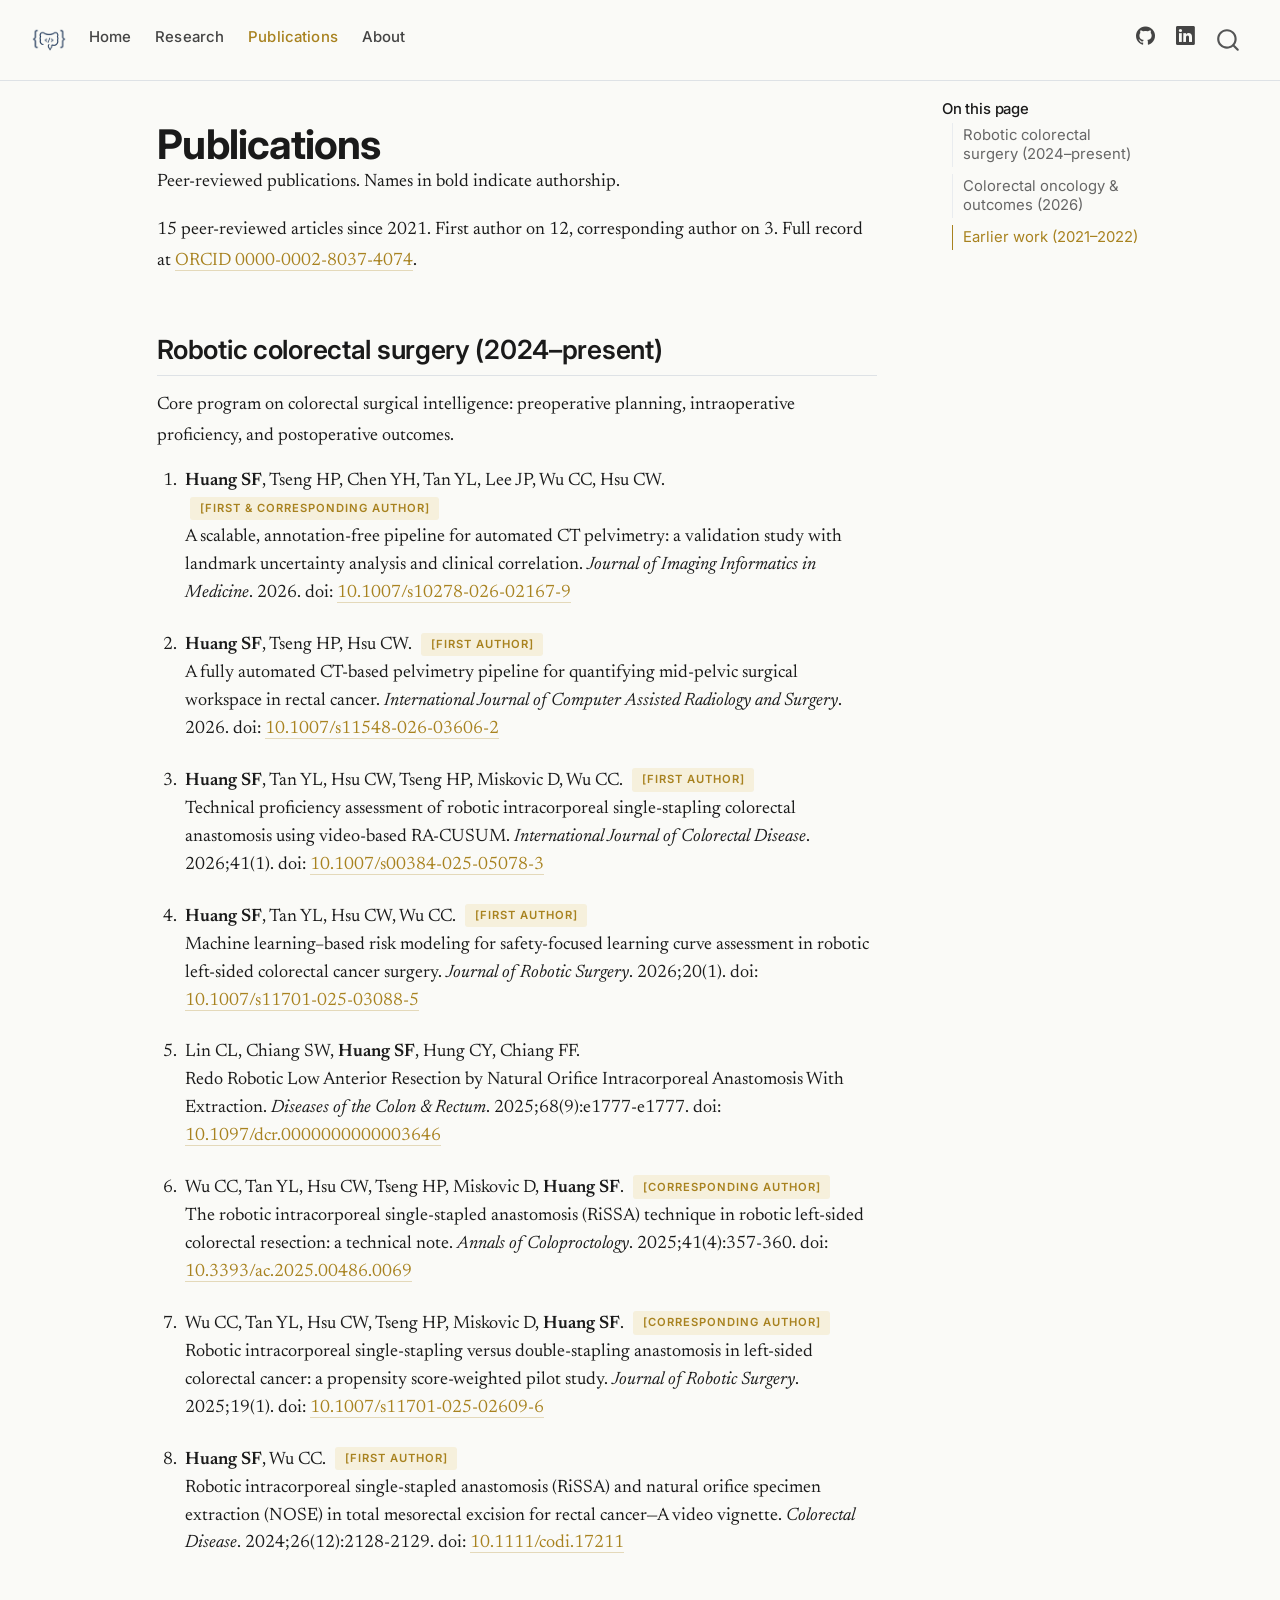
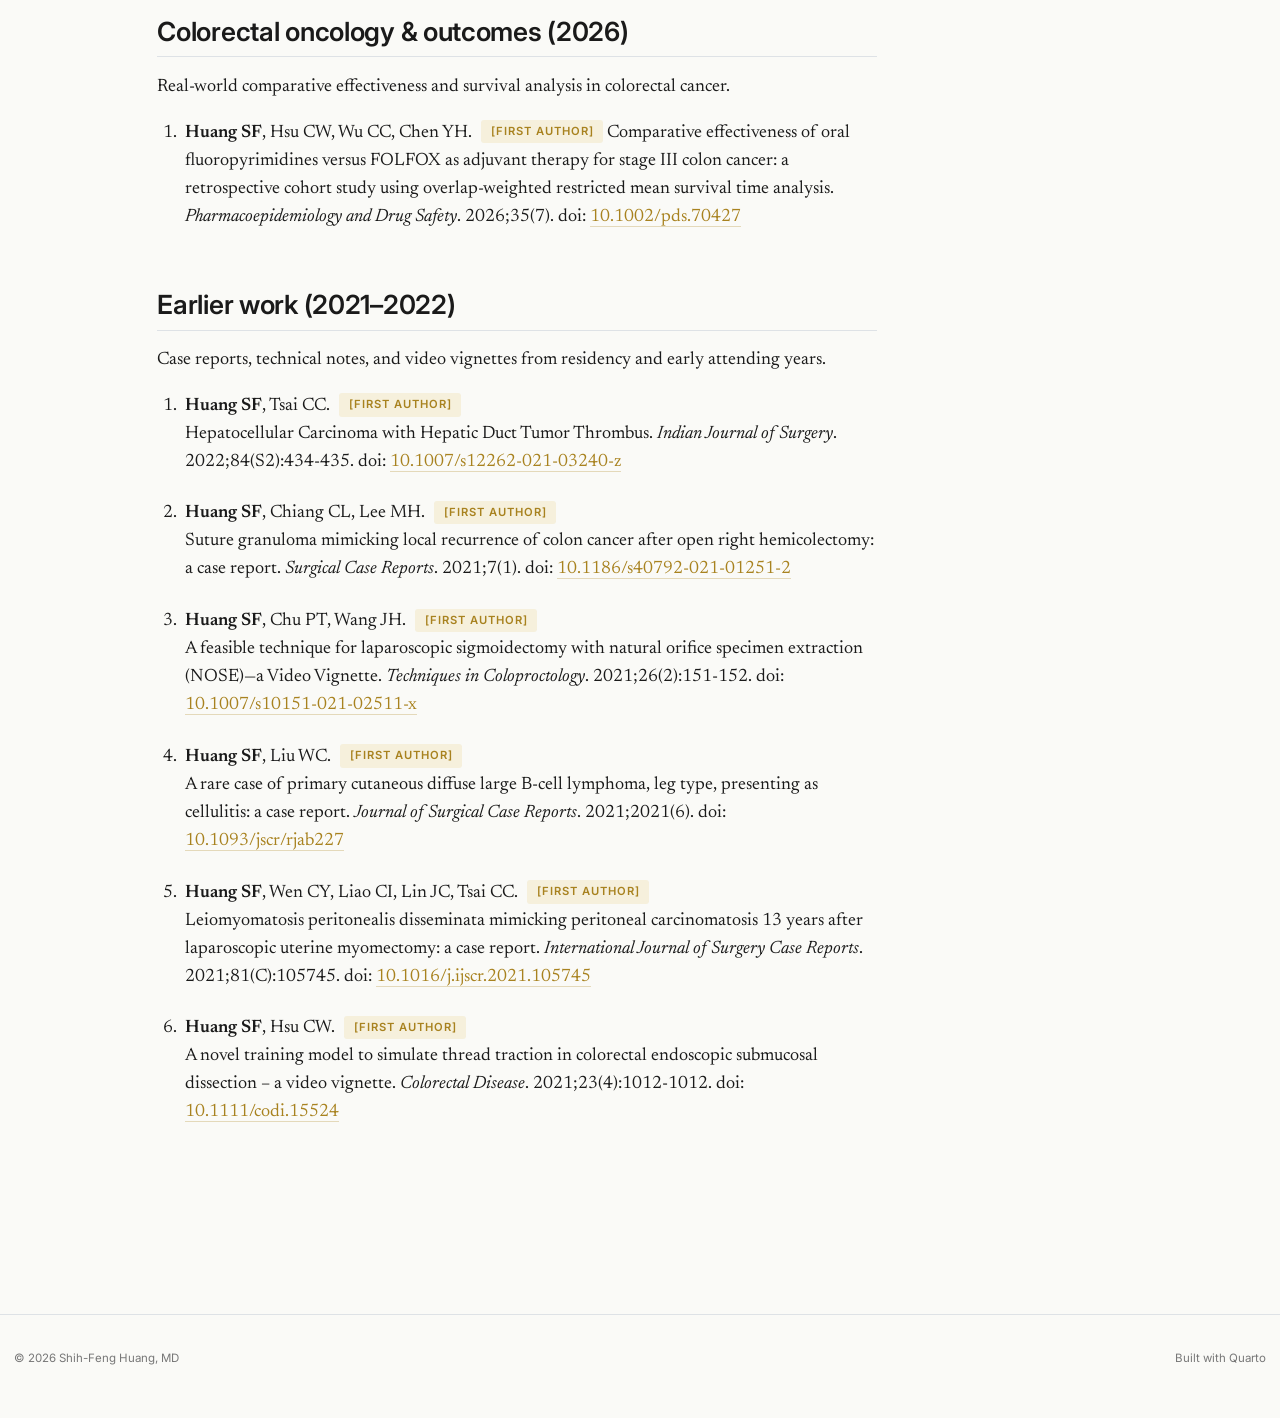
<file: docs/publications.html>
<!DOCTYPE html>
<html xmlns="http://www.w3.org/1999/xhtml" lang="en" xml:lang="en"><head>

<meta charset="utf-8">
<meta name="generator" content="quarto-1.9.37">

<meta name="viewport" content="width=device-width, initial-scale=1.0, user-scalable=yes">

<meta name="description" content="Peer-reviewed publications. Names in bold indicate authorship.">

<title>Publications – Shih-Feng Huang, MD</title>
<style>
/* Default styles provided by pandoc.
** See https://pandoc.org/MANUAL.html#variables-for-html for config info.
*/
code{white-space: pre-wrap;}
span.smallcaps{font-variant: small-caps;}
div.columns{display: flex; gap: min(4vw, 1.5em);}
div.column{flex: auto; overflow-x: auto;}
div.hanging-indent{margin-left: 1.5em; text-indent: -1.5em;}
ul.task-list{list-style: none;}
ul.task-list li input[type="checkbox"] {
  width: 0.8em;
  margin: 0 0.8em 0.2em -1em; /* quarto-specific, see https://github.com/quarto-dev/quarto-cli/issues/4556 */ 
  vertical-align: middle;
}
</style>


<script src="site_libs/quarto-nav/quarto-nav.js"></script>
<script src="site_libs/quarto-nav/headroom.min.js"></script>
<script src="site_libs/clipboard/clipboard.min.js"></script>
<script src="site_libs/quarto-search/autocomplete.umd.js"></script>
<script src="site_libs/quarto-search/fuse.min.js"></script>
<script src="site_libs/quarto-search/quarto-search.js"></script>
<meta name="quarto:offset" content="./">
<link href="./assets/favicon.png" rel="icon" type="image/png">
<script src="site_libs/quarto-html/quarto.js" type="module"></script>
<script src="site_libs/quarto-html/tabsets/tabsets.js" type="module"></script>
<script src="site_libs/quarto-html/popper.min.js"></script>
<script src="site_libs/quarto-html/tippy.umd.min.js"></script>
<script src="site_libs/quarto-html/anchor.min.js"></script>
<link href="site_libs/quarto-html/tippy.css" rel="stylesheet">
<link href="site_libs/quarto-html/quarto-syntax-highlighting-ce9af5621250e8d6d0230c3c37461b05.css" rel="stylesheet" id="quarto-text-highlighting-styles">
<script src="site_libs/bootstrap/bootstrap.min.js"></script>
<link href="site_libs/bootstrap/bootstrap-icons.css" rel="stylesheet">
<link href="site_libs/bootstrap/bootstrap-233e880a6268d809bb0453bc254fcdab.min.css" rel="stylesheet" append-hash="true" id="quarto-bootstrap" data-mode="light">
<script id="quarto-search-options" type="application/json">{
  "location": "navbar",
  "copy-button": false,
  "collapse-after": 3,
  "panel-placement": "end",
  "type": "overlay",
  "limit": 50,
  "keyboard-shortcut": [
    "f",
    "/",
    "s"
  ],
  "show-item-context": false,
  "language": {
    "search-no-results-text": "No results",
    "search-matching-documents-text": "matching documents",
    "search-copy-link-title": "Copy link to search",
    "search-hide-matches-text": "Hide additional matches",
    "search-more-match-text": "more match in this document",
    "search-more-matches-text": "more matches in this document",
    "search-clear-button-title": "Clear",
    "search-text-placeholder": "",
    "search-detached-cancel-button-title": "Cancel",
    "search-submit-button-title": "Submit",
    "search-label": "Search"
  }
}</script>
<!-- GA4：research.shihfenghuang.com。property 551164859 -->
<script async="" src="https://www.googletagmanager.com/gtag/js?id=G-JTNSR21476"></script>
<script>
  window.dataLayer = window.dataLayer || [];
  function gtag(){dataLayer.push(arguments);}
  gtag('js', new Date());
  gtag('config', 'G-JTNSR21476');
</script>


<meta property="og:title" content="Publications – Shih-Feng Huang, MD">
<meta property="og:description" content="Peer-reviewed publications. Names in bold indicate authorship.">
<meta property="og:image" content="https://research.shihfenghuang.com/assets/favicon-512.png">
<meta property="og:site_name" content="Shih-Feng Huang, MD">
<meta property="og:image:height" content="512">
<meta property="og:image:width" content="512">
<meta name="twitter:title" content="Publications – Shih-Feng Huang, MD">
<meta name="twitter:description" content="Peer-reviewed publications. Names in bold indicate authorship.">
<meta name="twitter:image" content="https://research.shihfenghuang.com/assets/favicon-512.png">
<meta name="twitter:card" content="summary">
<meta name="twitter:image-height" content="512">
<meta name="twitter:image-width" content="512">
</head>

<body class="nav-fixed quarto-light">

<div id="quarto-search-results"></div>
  <header id="quarto-header" class="headroom fixed-top">
    <nav class="navbar navbar-expand-lg " data-bs-theme="dark">
      <div class="navbar-container container-fluid">
      <div class="navbar-brand-container mx-auto">
    <a href="./index.html" class="navbar-brand navbar-brand-logo">
    <img src="./assets/logo-nav.png" alt="Colon &amp; Code_ brand mark" class="navbar-logo light-content">
    <img src="./assets/logo-nav.png" alt="Colon &amp; Code_ brand mark" class="navbar-logo dark-content">
    </a>
  </div>
            <div id="quarto-search" class="" title="Search"></div>
          <button class="navbar-toggler" type="button" data-bs-toggle="collapse" data-bs-target="#navbarCollapse" aria-controls="navbarCollapse" role="menu" aria-expanded="false" aria-label="Toggle navigation" onclick="if (window.quartoToggleHeadroom) { window.quartoToggleHeadroom(); }">
  <span class="navbar-toggler-icon"></span>
</button>
          <div class="collapse navbar-collapse" id="navbarCollapse">
            <ul class="navbar-nav navbar-nav-scroll me-auto">
  <li class="nav-item">
    <a class="nav-link" href="./index.html"> 
<span class="menu-text">Home</span></a>
  </li>  
  <li class="nav-item">
    <a class="nav-link" href="./research.html"> 
<span class="menu-text">Research</span></a>
  </li>  
  <li class="nav-item">
    <a class="nav-link active" href="./publications.html" aria-current="page"> 
<span class="menu-text">Publications</span></a>
  </li>  
  <li class="nav-item">
    <a class="nav-link" href="./about.html"> 
<span class="menu-text">About</span></a>
  </li>  
</ul>
            <ul class="navbar-nav navbar-nav-scroll ms-auto">
  <li class="nav-item compact">
    <a class="nav-link" href="https://github.com/odafeng"> <i class="bi bi-github" role="img" aria-label="GitHub">
</i> 
<span class="menu-text"></span></a>
  </li>  
  <li class="nav-item compact">
    <a class="nav-link" href="https://www.linkedin.com/in/fredrichuang/"> <i class="bi bi-linkedin" role="img" aria-label="LinkedIn">
</i> 
<span class="menu-text"></span></a>
  </li>  
</ul>
          </div> <!-- /navcollapse -->
            <div class="quarto-navbar-tools">
</div>
      </div> <!-- /container-fluid -->
    </nav>
</header>
<!-- content -->
<div id="quarto-content" class="quarto-container page-columns page-rows-contents page-layout-article page-navbar">
<!-- sidebar -->
<!-- margin-sidebar -->
    <div id="quarto-margin-sidebar" class="sidebar margin-sidebar">
        <nav id="TOC" role="doc-toc" class="toc-active">
    <h2 id="toc-title">On this page</h2>
   
  <ul class="collapse">
  <li><a href="#robotic-colorectal-surgery-2024present" id="toc-robotic-colorectal-surgery-2024present" class="nav-link active" data-scroll-target="#robotic-colorectal-surgery-2024present">Robotic colorectal surgery (2024–present)</a></li>
  <li><a href="#colorectal-oncology-outcomes-2026" id="toc-colorectal-oncology-outcomes-2026" class="nav-link" data-scroll-target="#colorectal-oncology-outcomes-2026">Colorectal oncology &amp; outcomes (2026)</a></li>
  <li><a href="#earlier-work-20212022" id="toc-earlier-work-20212022" class="nav-link" data-scroll-target="#earlier-work-20212022">Earlier work (2021–2022)</a></li>
  </ul>
</nav>
    </div>
<!-- main -->
<main class="content" id="quarto-document-content">

<header id="title-block-header" class="quarto-title-block default">
<div class="quarto-title">
<h1 class="title">Publications</h1>
</div>

<div>
  <div class="description">
    Peer-reviewed publications. Names in bold indicate authorship.
  </div>
</div>


<div class="quarto-title-meta">

    
  
    
  </div>
  


</header>


<p>15 peer-reviewed articles since 2021. First author on 12, corresponding author on 3. Full record at <a href="https://orcid.org/0000-0002-8037-4074">ORCID 0000-0002-8037-4074</a>.</p>
<section id="robotic-colorectal-surgery-2024present" class="level2">
<h2 class="anchored" data-anchor-id="robotic-colorectal-surgery-2024present">Robotic colorectal surgery (2024–present)</h2>
<p>Core program on colorectal surgical intelligence: preoperative planning, intraoperative proficiency, and postoperative outcomes.</p>
<ol type="1">
<li><p><strong>Huang SF</strong>, Tseng HP, Chen YH, Tan YL, Lee JP, Wu CC, Hsu CW. <small>[First &amp; corresponding author]</small><br>
A scalable, annotation-free pipeline for automated CT pelvimetry: a validation study with landmark uncertainty analysis and clinical correlation. <em>Journal of Imaging Informatics in Medicine</em>. 2026. doi: <a href="https://doi.org/10.1007/s10278-026-02167-9">10.1007/s10278-026-02167-9</a></p></li>
<li><p><strong>Huang SF</strong>, Tseng HP, Hsu CW. <small>[First author]</small><br>
A fully automated CT-based pelvimetry pipeline for quantifying mid-pelvic surgical workspace in rectal cancer. <em>International Journal of Computer Assisted Radiology and Surgery</em>. 2026. doi: <a href="https://doi.org/10.1007/s11548-026-03606-2">10.1007/s11548-026-03606-2</a></p></li>
<li><p><strong>Huang SF</strong>, Tan YL, Hsu CW, Tseng HP, Miskovic D, Wu CC. <small>[First author]</small><br>
Technical proficiency assessment of robotic intracorporeal single-stapling colorectal anastomosis using video-based RA-CUSUM. <em>International Journal of Colorectal Disease</em>. 2026;41(1). doi: <a href="https://doi.org/10.1007/s00384-025-05078-3">10.1007/s00384-025-05078-3</a></p></li>
<li><p><strong>Huang SF</strong>, Tan YL, Hsu CW, Wu CC. <small>[First author]</small><br>
Machine learning–based risk modeling for safety-focused learning curve assessment in robotic left-sided colorectal cancer surgery. <em>Journal of Robotic Surgery</em>. 2026;20(1). doi: <a href="https://doi.org/10.1007/s11701-025-03088-5">10.1007/s11701-025-03088-5</a></p></li>
<li><p>Lin CL, Chiang SW, <strong>Huang SF</strong>, Hung CY, Chiang FF.<br>
Redo Robotic Low Anterior Resection by Natural Orifice Intracorporeal Anastomosis With Extraction. <em>Diseases of the Colon &amp; Rectum</em>. 2025;68(9):e1777-e1777. doi: <a href="https://doi.org/10.1097/dcr.0000000000003646">10.1097/dcr.0000000000003646</a></p></li>
<li><p>Wu CC, Tan YL, Hsu CW, Tseng HP, Miskovic D, <strong>Huang SF</strong>. <small>[Corresponding author]</small><br>
The robotic intracorporeal single-stapled anastomosis (RiSSA) technique in robotic left-sided colorectal resection: a technical note. <em>Annals of Coloproctology</em>. 2025;41(4):357-360. doi: <a href="https://doi.org/10.3393/ac.2025.00486.0069">10.3393/ac.2025.00486.0069</a></p></li>
<li><p>Wu CC, Tan YL, Hsu CW, Tseng HP, Miskovic D, <strong>Huang SF</strong>. <small>[Corresponding author]</small><br>
Robotic intracorporeal single-stapling versus double-stapling anastomosis in left-sided colorectal cancer: a propensity score-weighted pilot study. <em>Journal of Robotic Surgery</em>. 2025;19(1). doi: <a href="https://doi.org/10.1007/s11701-025-02609-6">10.1007/s11701-025-02609-6</a></p></li>
<li><p><strong>Huang SF</strong>, Wu CC. <small>[First author]</small><br>
Robotic intracorporeal single‐stapled anastomosis (RiSSA) and natural orifice specimen extraction (NOSE) in total mesorectal excision for rectal cancer—A video vignette. <em>Colorectal Disease</em>. 2024;26(12):2128-2129. doi: <a href="https://doi.org/10.1111/codi.17211">10.1111/codi.17211</a></p></li>
</ol>
</section>
<section id="colorectal-oncology-outcomes-2026" class="level2">
<h2 class="anchored" data-anchor-id="colorectal-oncology-outcomes-2026">Colorectal oncology &amp; outcomes (2026)</h2>
<p>Real-world comparative effectiveness and survival analysis in colorectal cancer.</p>
<ol type="1">
<li><strong>Huang SF</strong>, Hsu CW, Wu CC, Chen YH. <small>[First author]</small> Comparative effectiveness of oral fluoropyrimidines versus FOLFOX as adjuvant therapy for stage III colon cancer: a retrospective cohort study using overlap-weighted restricted mean survival time analysis. <em>Pharmacoepidemiology and Drug Safety</em>. 2026;35(7). doi: <a href="https://doi.org/10.1002/pds.70427">10.1002/pds.70427</a></li>
</ol>
</section>
<section id="earlier-work-20212022" class="level2">
<h2 class="anchored" data-anchor-id="earlier-work-20212022">Earlier work (2021–2022)</h2>
<p>Case reports, technical notes, and video vignettes from residency and early attending years.</p>
<ol type="1">
<li><p><strong>Huang SF</strong>, Tsai CC. <small>[First author]</small><br>
Hepatocellular Carcinoma with Hepatic Duct Tumor Thrombus. <em>Indian Journal of Surgery</em>. 2022;84(S2):434-435. doi: <a href="https://doi.org/10.1007/s12262-021-03240-z">10.1007/s12262-021-03240-z</a></p></li>
<li><p><strong>Huang SF</strong>, Chiang CL, Lee MH. <small>[First author]</small><br>
Suture granuloma mimicking local recurrence of colon cancer after open right hemicolectomy: a case report. <em>Surgical Case Reports</em>. 2021;7(1). doi: <a href="https://doi.org/10.1186/s40792-021-01251-2">10.1186/s40792-021-01251-2</a></p></li>
<li><p><strong>Huang SF</strong>, Chu PT, Wang JH. <small>[First author]</small><br>
A feasible technique for laparoscopic sigmoidectomy with natural orifice specimen extraction (NOSE)—a Video Vignette. <em>Techniques in Coloproctology</em>. 2021;26(2):151-152. doi: <a href="https://doi.org/10.1007/s10151-021-02511-x">10.1007/s10151-021-02511-x</a></p></li>
<li><p><strong>Huang SF</strong>, Liu WC. <small>[First author]</small><br>
A rare case of primary cutaneous diffuse large B-cell lymphoma, leg type, presenting as cellulitis: a case report. <em>Journal of Surgical Case Reports</em>. 2021;2021(6). doi: <a href="https://doi.org/10.1093/jscr/rjab227">10.1093/jscr/rjab227</a></p></li>
<li><p><strong>Huang SF</strong>, Wen CY, Liao CI, Lin JC, Tsai CC. <small>[First author]</small><br>
Leiomyomatosis peritonealis disseminata mimicking peritoneal carcinomatosis 13 years after laparoscopic uterine myomectomy: a case report. <em>International Journal of Surgery Case Reports</em>. 2021;81(C):105745. doi: <a href="https://doi.org/10.1016/j.ijscr.2021.105745">10.1016/j.ijscr.2021.105745</a></p></li>
<li><p><strong>Huang SF</strong>, Hsu CW. <small>[First author]</small><br>
A novel training model to simulate thread traction in colorectal endoscopic submucosal dissection – a video vignette. <em>Colorectal Disease</em>. 2021;23(4):1012-1012. doi: <a href="https://doi.org/10.1111/codi.15524">10.1111/codi.15524</a></p></li>
</ol>


</section>

</main> <!-- /main -->
<script id="quarto-html-after-body" type="application/javascript">
  window.document.addEventListener("DOMContentLoaded", function (event) {
    const icon = "";
    const anchorJS = new window.AnchorJS();
    anchorJS.options = {
      placement: 'right',
      icon: icon
    };
    anchorJS.add('.anchored');
    const isCodeAnnotation = (el) => {
      for (const clz of el.classList) {
        if (clz.startsWith('code-annotation-')) {                     
          return true;
        }
      }
      return false;
    }
    const onCopySuccess = function(e) {
      // button target
      const button = e.trigger;
      // don't keep focus
      button.blur();
      // flash "checked"
      button.classList.add('code-copy-button-checked');
      var currentTitle = button.getAttribute("title");
      button.setAttribute("title", "Copied!");
      let tooltip;
      if (window.bootstrap) {
        button.setAttribute("data-bs-toggle", "tooltip");
        button.setAttribute("data-bs-placement", "left");
        button.setAttribute("data-bs-title", "Copied!");
        tooltip = new bootstrap.Tooltip(button, 
          { trigger: "manual", 
            customClass: "code-copy-button-tooltip",
            offset: [0, -8]});
        tooltip.show();    
      }
      setTimeout(function() {
        if (tooltip) {
          tooltip.hide();
          button.removeAttribute("data-bs-title");
          button.removeAttribute("data-bs-toggle");
          button.removeAttribute("data-bs-placement");
        }
        button.setAttribute("title", currentTitle);
        button.classList.remove('code-copy-button-checked');
      }, 1000);
      // clear code selection
      e.clearSelection();
    }
    const getTextToCopy = function(trigger) {
      const outerScaffold = trigger.parentElement.cloneNode(true);
      const codeEl = outerScaffold.querySelector('code');
      for (const childEl of codeEl.children) {
        if (isCodeAnnotation(childEl)) {
          childEl.remove();
        }
      }
      return codeEl.innerText;
    }
    const clipboard = new window.ClipboardJS('.code-copy-button:not([data-in-quarto-modal])', {
      text: getTextToCopy
    });
    clipboard.on('success', onCopySuccess);
    if (window.document.getElementById('quarto-embedded-source-code-modal')) {
      const clipboardModal = new window.ClipboardJS('.code-copy-button[data-in-quarto-modal]', {
        text: getTextToCopy,
        container: window.document.getElementById('quarto-embedded-source-code-modal')
      });
      clipboardModal.on('success', onCopySuccess);
    }
      var localhostRegex = new RegExp(/^(?:http|https):\/\/localhost\:?[0-9]*\//);
      var mailtoRegex = new RegExp(/^mailto:/);
        var filterRegex = new RegExp("https:\/\/research\.shihfenghuang\.com");
      var isInternal = (href) => {
          return filterRegex.test(href) || localhostRegex.test(href) || mailtoRegex.test(href);
      }
      // Inspect non-navigation links and adorn them if external
     var links = window.document.querySelectorAll('a[href]:not(.nav-link):not(.navbar-brand):not(.toc-action):not(.sidebar-link):not(.sidebar-item-toggle):not(.pagination-link):not(.no-external):not([aria-hidden]):not(.dropdown-item):not(.quarto-navigation-tool):not(.about-link)');
      for (var i=0; i<links.length; i++) {
        const link = links[i];
        if (!isInternal(link.href)) {
          // undo the damage that might have been done by quarto-nav.js in the case of
          // links that we want to consider external
          if (link.dataset.originalHref !== undefined) {
            link.href = link.dataset.originalHref;
          }
        }
      }
    function tippyHover(el, contentFn, onTriggerFn, onUntriggerFn) {
      const config = {
        allowHTML: true,
        maxWidth: 500,
        delay: 100,
        arrow: false,
        appendTo: function(el) {
            return el.parentElement;
        },
        interactive: true,
        interactiveBorder: 10,
        theme: 'quarto',
        placement: 'bottom-start',
      };
      if (contentFn) {
        config.content = contentFn;
      }
      if (onTriggerFn) {
        config.onTrigger = onTriggerFn;
      }
      if (onUntriggerFn) {
        config.onUntrigger = onUntriggerFn;
      }
      window.tippy(el, config); 
    }
    const noterefs = window.document.querySelectorAll('a[role="doc-noteref"]');
    for (var i=0; i<noterefs.length; i++) {
      const ref = noterefs[i];
      tippyHover(ref, function() {
        // use id or data attribute instead here
        let href = ref.getAttribute('data-footnote-href') || ref.getAttribute('href');
        try { href = new URL(href).hash; } catch {}
        const id = href.replace(/^#\/?/, "");
        const note = window.document.getElementById(id);
        if (note) {
          return note.innerHTML;
        } else {
          return "";
        }
      });
    }
    const xrefs = window.document.querySelectorAll('a.quarto-xref');
    const processXRef = (id, note) => {
      // Strip column container classes
      const stripColumnClz = (el) => {
        el.classList.remove("page-full", "page-columns");
        if (el.children) {
          for (const child of el.children) {
            stripColumnClz(child);
          }
        }
      }
      stripColumnClz(note)
      if (id === null || id.startsWith('sec-')) {
        // Special case sections, only their first couple elements
        const container = document.createElement("div");
        if (note.children && note.children.length > 2) {
          container.appendChild(note.children[0].cloneNode(true));
          for (let i = 1; i < note.children.length; i++) {
            const child = note.children[i];
            if (child.tagName === "P" && child.innerText === "") {
              continue;
            } else {
              container.appendChild(child.cloneNode(true));
              break;
            }
          }
          if (window.Quarto?.typesetMath) {
            window.Quarto.typesetMath(container);
          }
          return container.innerHTML
        } else {
          if (window.Quarto?.typesetMath) {
            window.Quarto.typesetMath(note);
          }
          return note.innerHTML;
        }
      } else {
        // Remove any anchor links if they are present
        const anchorLink = note.querySelector('a.anchorjs-link');
        if (anchorLink) {
          anchorLink.remove();
        }
        if (window.Quarto?.typesetMath) {
          window.Quarto.typesetMath(note);
        }
        if (note.classList.contains("callout")) {
          return note.outerHTML;
        } else {
          return note.innerHTML;
        }
      }
    }
    for (var i=0; i<xrefs.length; i++) {
      const xref = xrefs[i];
      tippyHover(xref, undefined, function(instance) {
        instance.disable();
        let url = xref.getAttribute('href');
        let hash = undefined; 
        if (url.startsWith('#')) {
          hash = url;
        } else {
          try { hash = new URL(url).hash; } catch {}
        }
        if (hash) {
          const id = hash.replace(/^#\/?/, "");
          const note = window.document.getElementById(id);
          if (note !== null) {
            try {
              const html = processXRef(id, note.cloneNode(true));
              instance.setContent(html);
            } finally {
              instance.enable();
              instance.show();
            }
          } else {
            // See if we can fetch this
            fetch(url.split('#')[0])
            .then(res => res.text())
            .then(html => {
              const parser = new DOMParser();
              const htmlDoc = parser.parseFromString(html, "text/html");
              const note = htmlDoc.getElementById(id);
              if (note !== null) {
                const html = processXRef(id, note);
                instance.setContent(html);
              } 
            }).finally(() => {
              instance.enable();
              instance.show();
            });
          }
        } else {
          // See if we can fetch a full url (with no hash to target)
          // This is a special case and we should probably do some content thinning / targeting
          fetch(url)
          .then(res => res.text())
          .then(html => {
            const parser = new DOMParser();
            const htmlDoc = parser.parseFromString(html, "text/html");
            const note = htmlDoc.querySelector('main.content');
            if (note !== null) {
              // This should only happen for chapter cross references
              // (since there is no id in the URL)
              // remove the first header
              if (note.children.length > 0 && note.children[0].tagName === "HEADER") {
                note.children[0].remove();
              }
              const html = processXRef(null, note);
              instance.setContent(html);
            } 
          }).finally(() => {
            instance.enable();
            instance.show();
          });
        }
      }, function(instance) {
      });
    }
        let selectedAnnoteEl;
        const selectorForAnnotation = ( cell, annotation) => {
          let cellAttr = 'data-code-cell="' + cell + '"';
          let lineAttr = 'data-code-annotation="' +  annotation + '"';
          const selector = 'span[' + cellAttr + '][' + lineAttr + ']';
          return selector;
        }
        const selectCodeLines = (annoteEl) => {
          const doc = window.document;
          const targetCell = annoteEl.getAttribute("data-target-cell");
          const targetAnnotation = annoteEl.getAttribute("data-target-annotation");
          const annoteSpan = window.document.querySelector(selectorForAnnotation(targetCell, targetAnnotation));
          const lines = annoteSpan.getAttribute("data-code-lines").split(",");
          const lineIds = lines.map((line) => {
            return targetCell + "-" + line;
          })
          let top = null;
          let height = null;
          let parent = null;
          if (lineIds.length > 0) {
              //compute the position of the single el (top and bottom and make a div)
              const el = window.document.getElementById(lineIds[0]);
              top = el.offsetTop;
              height = el.offsetHeight;
              parent = el.parentElement.parentElement;
            if (lineIds.length > 1) {
              const lastEl = window.document.getElementById(lineIds[lineIds.length - 1]);
              const bottom = lastEl.offsetTop + lastEl.offsetHeight;
              height = bottom - top;
            }
            if (top !== null && height !== null && parent !== null) {
              // cook up a div (if necessary) and position it 
              let div = window.document.getElementById("code-annotation-line-highlight");
              if (div === null) {
                div = window.document.createElement("div");
                div.setAttribute("id", "code-annotation-line-highlight");
                div.style.position = 'absolute';
                parent.appendChild(div);
              }
              div.style.top = top - 2 + "px";
              div.style.height = height + 4 + "px";
              div.style.left = 0;
              let gutterDiv = window.document.getElementById("code-annotation-line-highlight-gutter");
              if (gutterDiv === null) {
                gutterDiv = window.document.createElement("div");
                gutterDiv.setAttribute("id", "code-annotation-line-highlight-gutter");
                gutterDiv.style.position = 'absolute';
                const codeCell = window.document.getElementById(targetCell);
                const gutter = codeCell.querySelector('.code-annotation-gutter');
                gutter.appendChild(gutterDiv);
              }
              gutterDiv.style.top = top - 2 + "px";
              gutterDiv.style.height = height + 4 + "px";
            }
            selectedAnnoteEl = annoteEl;
          }
        };
        const unselectCodeLines = () => {
          const elementsIds = ["code-annotation-line-highlight", "code-annotation-line-highlight-gutter"];
          elementsIds.forEach((elId) => {
            const div = window.document.getElementById(elId);
            if (div) {
              div.remove();
            }
          });
          selectedAnnoteEl = undefined;
        };
          // Handle positioning of the toggle
      window.addEventListener(
        "resize",
        throttle(() => {
          elRect = undefined;
          if (selectedAnnoteEl) {
            selectCodeLines(selectedAnnoteEl);
          }
        }, 10)
      );
      function throttle(fn, ms) {
      let throttle = false;
      let timer;
        return (...args) => {
          if(!throttle) { // first call gets through
              fn.apply(this, args);
              throttle = true;
          } else { // all the others get throttled
              if(timer) clearTimeout(timer); // cancel #2
              timer = setTimeout(() => {
                fn.apply(this, args);
                timer = throttle = false;
              }, ms);
          }
        };
      }
        // Attach click handler to the DT
        const annoteDls = window.document.querySelectorAll('dt[data-target-cell]');
        for (const annoteDlNode of annoteDls) {
          annoteDlNode.addEventListener('click', (event) => {
            const clickedEl = event.target;
            if (clickedEl !== selectedAnnoteEl) {
              unselectCodeLines();
              const activeEl = window.document.querySelector('dt[data-target-cell].code-annotation-active');
              if (activeEl) {
                activeEl.classList.remove('code-annotation-active');
              }
              selectCodeLines(clickedEl);
              clickedEl.classList.add('code-annotation-active');
            } else {
              // Unselect the line
              unselectCodeLines();
              clickedEl.classList.remove('code-annotation-active');
            }
          });
        }
    const findCites = (el) => {
      const parentEl = el.parentElement;
      if (parentEl) {
        const cites = parentEl.dataset.cites;
        if (cites) {
          return {
            el,
            cites: cites.split(' ')
          };
        } else {
          return findCites(el.parentElement)
        }
      } else {
        return undefined;
      }
    };
    var bibliorefs = window.document.querySelectorAll('a[role="doc-biblioref"]');
    for (var i=0; i<bibliorefs.length; i++) {
      const ref = bibliorefs[i];
      const citeInfo = findCites(ref);
      if (citeInfo) {
        tippyHover(citeInfo.el, function() {
          var popup = window.document.createElement('div');
          citeInfo.cites.forEach(function(cite) {
            var citeDiv = window.document.createElement('div');
            citeDiv.classList.add('hanging-indent');
            citeDiv.classList.add('csl-entry');
            var biblioDiv = window.document.getElementById('ref-' + cite);
            if (biblioDiv) {
              citeDiv.innerHTML = biblioDiv.innerHTML;
            }
            popup.appendChild(citeDiv);
          });
          return popup.innerHTML;
        });
      }
    }
  });
  </script>
</div> <!-- /content -->
<footer class="footer">
  <div class="nav-footer">
    <div class="nav-footer-left">
<p>© 2026 Shih-Feng Huang, MD</p>
</div>   
    <div class="nav-footer-center">
      &nbsp;
    </div>
    <div class="nav-footer-right">
<p>Built with <a href="https://quarto.org">Quarto</a></p>
</div>
  </div>
</footer>




</body></html>
</file>
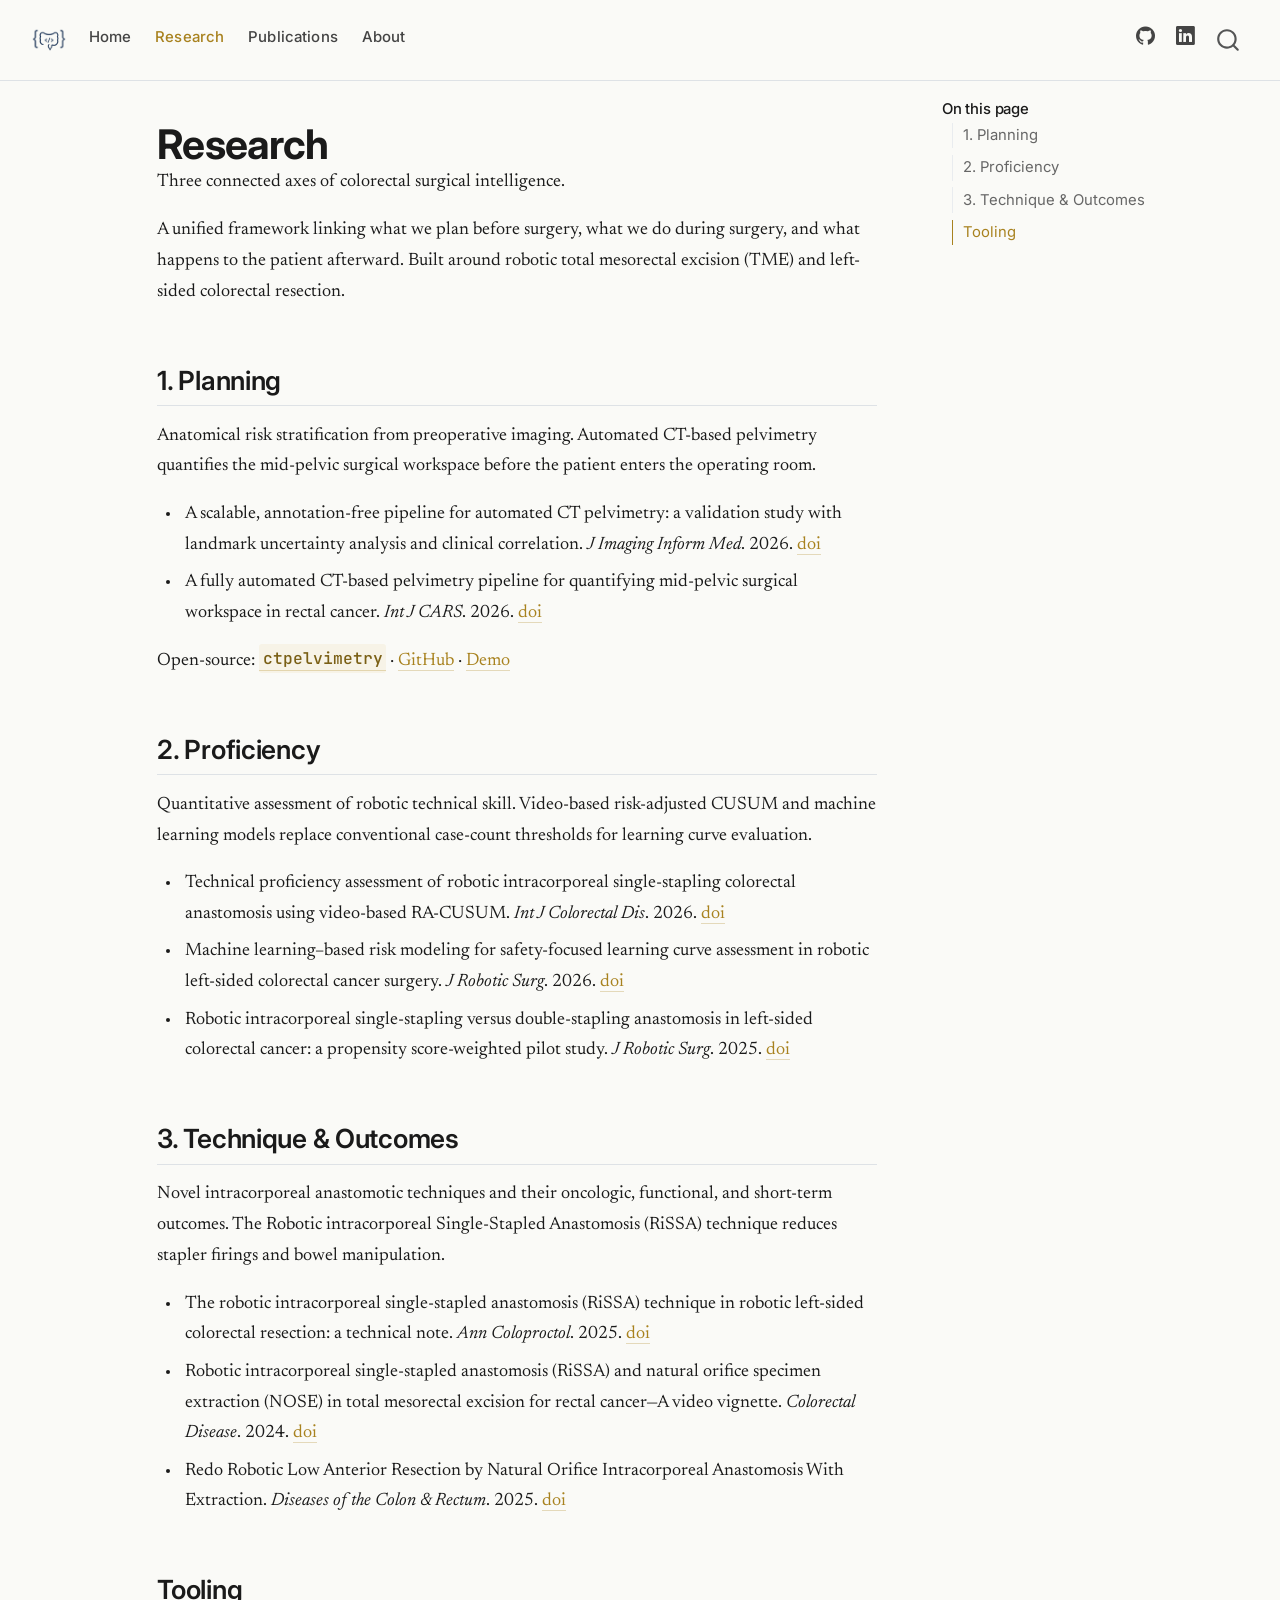
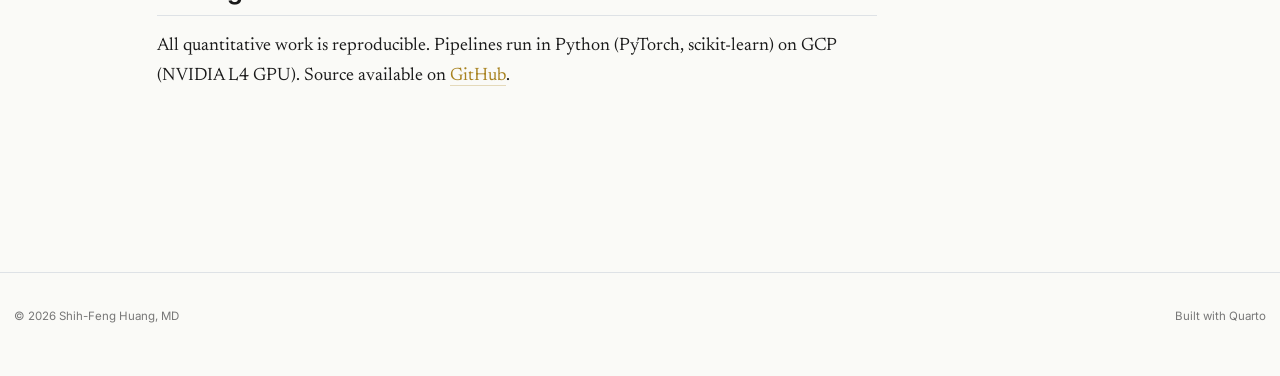
<file: docs/research.html>
<!DOCTYPE html>
<html xmlns="http://www.w3.org/1999/xhtml" lang="en" xml:lang="en"><head>

<meta charset="utf-8">
<meta name="generator" content="quarto-1.9.37">

<meta name="viewport" content="width=device-width, initial-scale=1.0, user-scalable=yes">

<meta name="description" content="Three connected axes of colorectal surgical intelligence.">

<title>Research – Shih-Feng Huang, MD</title>
<style>
/* Default styles provided by pandoc.
** See https://pandoc.org/MANUAL.html#variables-for-html for config info.
*/
code{white-space: pre-wrap;}
span.smallcaps{font-variant: small-caps;}
div.columns{display: flex; gap: min(4vw, 1.5em);}
div.column{flex: auto; overflow-x: auto;}
div.hanging-indent{margin-left: 1.5em; text-indent: -1.5em;}
ul.task-list{list-style: none;}
ul.task-list li input[type="checkbox"] {
  width: 0.8em;
  margin: 0 0.8em 0.2em -1em; /* quarto-specific, see https://github.com/quarto-dev/quarto-cli/issues/4556 */ 
  vertical-align: middle;
}
</style>


<script src="site_libs/quarto-nav/quarto-nav.js"></script>
<script src="site_libs/quarto-nav/headroom.min.js"></script>
<script src="site_libs/clipboard/clipboard.min.js"></script>
<script src="site_libs/quarto-search/autocomplete.umd.js"></script>
<script src="site_libs/quarto-search/fuse.min.js"></script>
<script src="site_libs/quarto-search/quarto-search.js"></script>
<meta name="quarto:offset" content="./">
<link href="./assets/favicon.png" rel="icon" type="image/png">
<script src="site_libs/quarto-html/quarto.js" type="module"></script>
<script src="site_libs/quarto-html/tabsets/tabsets.js" type="module"></script>
<script src="site_libs/quarto-html/popper.min.js"></script>
<script src="site_libs/quarto-html/tippy.umd.min.js"></script>
<script src="site_libs/quarto-html/anchor.min.js"></script>
<link href="site_libs/quarto-html/tippy.css" rel="stylesheet">
<link href="site_libs/quarto-html/quarto-syntax-highlighting-ce9af5621250e8d6d0230c3c37461b05.css" rel="stylesheet" id="quarto-text-highlighting-styles">
<script src="site_libs/bootstrap/bootstrap.min.js"></script>
<link href="site_libs/bootstrap/bootstrap-icons.css" rel="stylesheet">
<link href="site_libs/bootstrap/bootstrap-233e880a6268d809bb0453bc254fcdab.min.css" rel="stylesheet" append-hash="true" id="quarto-bootstrap" data-mode="light">
<script id="quarto-search-options" type="application/json">{
  "location": "navbar",
  "copy-button": false,
  "collapse-after": 3,
  "panel-placement": "end",
  "type": "overlay",
  "limit": 50,
  "keyboard-shortcut": [
    "f",
    "/",
    "s"
  ],
  "show-item-context": false,
  "language": {
    "search-no-results-text": "No results",
    "search-matching-documents-text": "matching documents",
    "search-copy-link-title": "Copy link to search",
    "search-hide-matches-text": "Hide additional matches",
    "search-more-match-text": "more match in this document",
    "search-more-matches-text": "more matches in this document",
    "search-clear-button-title": "Clear",
    "search-text-placeholder": "",
    "search-detached-cancel-button-title": "Cancel",
    "search-submit-button-title": "Submit",
    "search-label": "Search"
  }
}</script>
<!-- GA4：research.shihfenghuang.com。property 551164859 -->
<script async="" src="https://www.googletagmanager.com/gtag/js?id=G-JTNSR21476"></script>
<script>
  window.dataLayer = window.dataLayer || [];
  function gtag(){dataLayer.push(arguments);}
  gtag('js', new Date());
  gtag('config', 'G-JTNSR21476');
</script>


<meta property="og:title" content="Research – Shih-Feng Huang, MD">
<meta property="og:description" content="Three connected axes of colorectal surgical intelligence.">
<meta property="og:image" content="https://research.shihfenghuang.com/assets/favicon-512.png">
<meta property="og:site_name" content="Shih-Feng Huang, MD">
<meta property="og:image:height" content="512">
<meta property="og:image:width" content="512">
<meta name="twitter:title" content="Research – Shih-Feng Huang, MD">
<meta name="twitter:description" content="Three connected axes of colorectal surgical intelligence.">
<meta name="twitter:image" content="https://research.shihfenghuang.com/assets/favicon-512.png">
<meta name="twitter:card" content="summary">
<meta name="twitter:image-height" content="512">
<meta name="twitter:image-width" content="512">
</head>

<body class="nav-fixed quarto-light">

<div id="quarto-search-results"></div>
  <header id="quarto-header" class="headroom fixed-top">
    <nav class="navbar navbar-expand-lg " data-bs-theme="dark">
      <div class="navbar-container container-fluid">
      <div class="navbar-brand-container mx-auto">
    <a href="./index.html" class="navbar-brand navbar-brand-logo">
    <img src="./assets/logo-nav.png" alt="Colon &amp; Code_ brand mark" class="navbar-logo light-content">
    <img src="./assets/logo-nav.png" alt="Colon &amp; Code_ brand mark" class="navbar-logo dark-content">
    </a>
  </div>
            <div id="quarto-search" class="" title="Search"></div>
          <button class="navbar-toggler" type="button" data-bs-toggle="collapse" data-bs-target="#navbarCollapse" aria-controls="navbarCollapse" role="menu" aria-expanded="false" aria-label="Toggle navigation" onclick="if (window.quartoToggleHeadroom) { window.quartoToggleHeadroom(); }">
  <span class="navbar-toggler-icon"></span>
</button>
          <div class="collapse navbar-collapse" id="navbarCollapse">
            <ul class="navbar-nav navbar-nav-scroll me-auto">
  <li class="nav-item">
    <a class="nav-link" href="./index.html"> 
<span class="menu-text">Home</span></a>
  </li>  
  <li class="nav-item">
    <a class="nav-link active" href="./research.html" aria-current="page"> 
<span class="menu-text">Research</span></a>
  </li>  
  <li class="nav-item">
    <a class="nav-link" href="./publications.html"> 
<span class="menu-text">Publications</span></a>
  </li>  
  <li class="nav-item">
    <a class="nav-link" href="./about.html"> 
<span class="menu-text">About</span></a>
  </li>  
</ul>
            <ul class="navbar-nav navbar-nav-scroll ms-auto">
  <li class="nav-item compact">
    <a class="nav-link" href="https://github.com/odafeng"> <i class="bi bi-github" role="img" aria-label="GitHub">
</i> 
<span class="menu-text"></span></a>
  </li>  
  <li class="nav-item compact">
    <a class="nav-link" href="https://www.linkedin.com/in/fredrichuang/"> <i class="bi bi-linkedin" role="img" aria-label="LinkedIn">
</i> 
<span class="menu-text"></span></a>
  </li>  
</ul>
          </div> <!-- /navcollapse -->
            <div class="quarto-navbar-tools">
</div>
      </div> <!-- /container-fluid -->
    </nav>
</header>
<!-- content -->
<div id="quarto-content" class="quarto-container page-columns page-rows-contents page-layout-article page-navbar">
<!-- sidebar -->
<!-- margin-sidebar -->
    <div id="quarto-margin-sidebar" class="sidebar margin-sidebar">
        <nav id="TOC" role="doc-toc" class="toc-active">
    <h2 id="toc-title">On this page</h2>
   
  <ul class="collapse">
  <li><a href="#planning" id="toc-planning" class="nav-link active" data-scroll-target="#planning">1. Planning</a></li>
  <li><a href="#proficiency" id="toc-proficiency" class="nav-link" data-scroll-target="#proficiency">2. Proficiency</a></li>
  <li><a href="#technique-outcomes" id="toc-technique-outcomes" class="nav-link" data-scroll-target="#technique-outcomes">3. Technique &amp; Outcomes</a></li>
  <li><a href="#tooling" id="toc-tooling" class="nav-link" data-scroll-target="#tooling">Tooling</a></li>
  </ul>
</nav>
    </div>
<!-- main -->
<main class="content" id="quarto-document-content">

<header id="title-block-header" class="quarto-title-block default">
<div class="quarto-title">
<h1 class="title">Research</h1>
</div>

<div>
  <div class="description">
    Three connected axes of colorectal surgical intelligence.
  </div>
</div>


<div class="quarto-title-meta">

    
  
    
  </div>
  


</header>


<p>A unified framework linking what we plan before surgery, what we do during surgery, and what happens to the patient afterward. Built around robotic total mesorectal excision (TME) and left-sided colorectal resection.</p>
<section id="planning" class="level2">
<h2 class="anchored" data-anchor-id="planning">1. Planning</h2>
<p>Anatomical risk stratification from preoperative imaging. Automated CT-based pelvimetry quantifies the mid-pelvic surgical workspace before the patient enters the operating room.</p>
<ul>
<li>A scalable, annotation-free pipeline for automated CT pelvimetry: a validation study with landmark uncertainty analysis and clinical correlation. <em>J Imaging Inform Med</em>. 2026. <a href="https://doi.org/10.1007/s10278-026-02167-9">doi</a></li>
<li>A fully automated CT-based pelvimetry pipeline for quantifying mid-pelvic surgical workspace in rectal cancer. <em>Int J CARS</em>. 2026. <a href="https://doi.org/10.1007/s11548-026-03606-2">doi</a></li>
</ul>
<p>Open-source: <a href="https://pypi.org/project/ctpelvimetry/"><code>ctpelvimetry</code></a> · <a href="https://github.com/odafeng/Auto_ISD_Pelvimetry">GitHub</a> · <a href="https://auto-isd-demo.vercel.app">Demo</a></p>
</section>
<section id="proficiency" class="level2">
<h2 class="anchored" data-anchor-id="proficiency">2. Proficiency</h2>
<p>Quantitative assessment of robotic technical skill. Video-based risk-adjusted CUSUM and machine learning models replace conventional case-count thresholds for learning curve evaluation.</p>
<ul>
<li>Technical proficiency assessment of robotic intracorporeal single-stapling colorectal anastomosis using video-based RA-CUSUM. <em>Int J Colorectal Dis</em>. 2026. <a href="https://doi.org/10.1007/s00384-025-05078-3">doi</a></li>
<li>Machine learning–based risk modeling for safety-focused learning curve assessment in robotic left-sided colorectal cancer surgery. <em>J Robotic Surg</em>. 2026. <a href="https://doi.org/10.1007/s11701-025-03088-5">doi</a></li>
<li>Robotic intracorporeal single-stapling versus double-stapling anastomosis in left-sided colorectal cancer: a propensity score-weighted pilot study. <em>J Robotic Surg</em>. 2025. <a href="https://doi.org/10.1007/s11701-025-02609-6">doi</a></li>
</ul>
</section>
<section id="technique-outcomes" class="level2">
<h2 class="anchored" data-anchor-id="technique-outcomes">3. Technique &amp; Outcomes</h2>
<p>Novel intracorporeal anastomotic techniques and their oncologic, functional, and short-term outcomes. The Robotic intracorporeal Single-Stapled Anastomosis (RiSSA) technique reduces stapler firings and bowel manipulation.</p>
<ul>
<li>The robotic intracorporeal single-stapled anastomosis (RiSSA) technique in robotic left-sided colorectal resection: a technical note. <em>Ann Coloproctol</em>. 2025. <a href="https://doi.org/10.3393/ac.2025.00486.0069">doi</a></li>
<li>Robotic intracorporeal single‐stapled anastomosis (RiSSA) and natural orifice specimen extraction (NOSE) in total mesorectal excision for rectal cancer—A video vignette. <em>Colorectal Disease</em>. 2024. <a href="https://doi.org/10.1111/codi.17211">doi</a></li>
<li>Redo Robotic Low Anterior Resection by Natural Orifice Intracorporeal Anastomosis With Extraction. <em>Diseases of the Colon &amp; Rectum</em>. 2025. <a href="https://doi.org/10.1097/dcr.0000000000003646">doi</a></li>
</ul>
</section>
<section id="tooling" class="level2">
<h2 class="anchored" data-anchor-id="tooling">Tooling</h2>
<p>All quantitative work is reproducible. Pipelines run in Python (PyTorch, scikit-learn) on GCP (NVIDIA L4 GPU). Source available on <a href="https://github.com/odafeng">GitHub</a>.</p>


</section>

</main> <!-- /main -->
<script id="quarto-html-after-body" type="application/javascript">
  window.document.addEventListener("DOMContentLoaded", function (event) {
    const icon = "";
    const anchorJS = new window.AnchorJS();
    anchorJS.options = {
      placement: 'right',
      icon: icon
    };
    anchorJS.add('.anchored');
    const isCodeAnnotation = (el) => {
      for (const clz of el.classList) {
        if (clz.startsWith('code-annotation-')) {                     
          return true;
        }
      }
      return false;
    }
    const onCopySuccess = function(e) {
      // button target
      const button = e.trigger;
      // don't keep focus
      button.blur();
      // flash "checked"
      button.classList.add('code-copy-button-checked');
      var currentTitle = button.getAttribute("title");
      button.setAttribute("title", "Copied!");
      let tooltip;
      if (window.bootstrap) {
        button.setAttribute("data-bs-toggle", "tooltip");
        button.setAttribute("data-bs-placement", "left");
        button.setAttribute("data-bs-title", "Copied!");
        tooltip = new bootstrap.Tooltip(button, 
          { trigger: "manual", 
            customClass: "code-copy-button-tooltip",
            offset: [0, -8]});
        tooltip.show();    
      }
      setTimeout(function() {
        if (tooltip) {
          tooltip.hide();
          button.removeAttribute("data-bs-title");
          button.removeAttribute("data-bs-toggle");
          button.removeAttribute("data-bs-placement");
        }
        button.setAttribute("title", currentTitle);
        button.classList.remove('code-copy-button-checked');
      }, 1000);
      // clear code selection
      e.clearSelection();
    }
    const getTextToCopy = function(trigger) {
      const outerScaffold = trigger.parentElement.cloneNode(true);
      const codeEl = outerScaffold.querySelector('code');
      for (const childEl of codeEl.children) {
        if (isCodeAnnotation(childEl)) {
          childEl.remove();
        }
      }
      return codeEl.innerText;
    }
    const clipboard = new window.ClipboardJS('.code-copy-button:not([data-in-quarto-modal])', {
      text: getTextToCopy
    });
    clipboard.on('success', onCopySuccess);
    if (window.document.getElementById('quarto-embedded-source-code-modal')) {
      const clipboardModal = new window.ClipboardJS('.code-copy-button[data-in-quarto-modal]', {
        text: getTextToCopy,
        container: window.document.getElementById('quarto-embedded-source-code-modal')
      });
      clipboardModal.on('success', onCopySuccess);
    }
      var localhostRegex = new RegExp(/^(?:http|https):\/\/localhost\:?[0-9]*\//);
      var mailtoRegex = new RegExp(/^mailto:/);
        var filterRegex = new RegExp("https:\/\/research\.shihfenghuang\.com");
      var isInternal = (href) => {
          return filterRegex.test(href) || localhostRegex.test(href) || mailtoRegex.test(href);
      }
      // Inspect non-navigation links and adorn them if external
     var links = window.document.querySelectorAll('a[href]:not(.nav-link):not(.navbar-brand):not(.toc-action):not(.sidebar-link):not(.sidebar-item-toggle):not(.pagination-link):not(.no-external):not([aria-hidden]):not(.dropdown-item):not(.quarto-navigation-tool):not(.about-link)');
      for (var i=0; i<links.length; i++) {
        const link = links[i];
        if (!isInternal(link.href)) {
          // undo the damage that might have been done by quarto-nav.js in the case of
          // links that we want to consider external
          if (link.dataset.originalHref !== undefined) {
            link.href = link.dataset.originalHref;
          }
        }
      }
    function tippyHover(el, contentFn, onTriggerFn, onUntriggerFn) {
      const config = {
        allowHTML: true,
        maxWidth: 500,
        delay: 100,
        arrow: false,
        appendTo: function(el) {
            return el.parentElement;
        },
        interactive: true,
        interactiveBorder: 10,
        theme: 'quarto',
        placement: 'bottom-start',
      };
      if (contentFn) {
        config.content = contentFn;
      }
      if (onTriggerFn) {
        config.onTrigger = onTriggerFn;
      }
      if (onUntriggerFn) {
        config.onUntrigger = onUntriggerFn;
      }
      window.tippy(el, config); 
    }
    const noterefs = window.document.querySelectorAll('a[role="doc-noteref"]');
    for (var i=0; i<noterefs.length; i++) {
      const ref = noterefs[i];
      tippyHover(ref, function() {
        // use id or data attribute instead here
        let href = ref.getAttribute('data-footnote-href') || ref.getAttribute('href');
        try { href = new URL(href).hash; } catch {}
        const id = href.replace(/^#\/?/, "");
        const note = window.document.getElementById(id);
        if (note) {
          return note.innerHTML;
        } else {
          return "";
        }
      });
    }
    const xrefs = window.document.querySelectorAll('a.quarto-xref');
    const processXRef = (id, note) => {
      // Strip column container classes
      const stripColumnClz = (el) => {
        el.classList.remove("page-full", "page-columns");
        if (el.children) {
          for (const child of el.children) {
            stripColumnClz(child);
          }
        }
      }
      stripColumnClz(note)
      if (id === null || id.startsWith('sec-')) {
        // Special case sections, only their first couple elements
        const container = document.createElement("div");
        if (note.children && note.children.length > 2) {
          container.appendChild(note.children[0].cloneNode(true));
          for (let i = 1; i < note.children.length; i++) {
            const child = note.children[i];
            if (child.tagName === "P" && child.innerText === "") {
              continue;
            } else {
              container.appendChild(child.cloneNode(true));
              break;
            }
          }
          if (window.Quarto?.typesetMath) {
            window.Quarto.typesetMath(container);
          }
          return container.innerHTML
        } else {
          if (window.Quarto?.typesetMath) {
            window.Quarto.typesetMath(note);
          }
          return note.innerHTML;
        }
      } else {
        // Remove any anchor links if they are present
        const anchorLink = note.querySelector('a.anchorjs-link');
        if (anchorLink) {
          anchorLink.remove();
        }
        if (window.Quarto?.typesetMath) {
          window.Quarto.typesetMath(note);
        }
        if (note.classList.contains("callout")) {
          return note.outerHTML;
        } else {
          return note.innerHTML;
        }
      }
    }
    for (var i=0; i<xrefs.length; i++) {
      const xref = xrefs[i];
      tippyHover(xref, undefined, function(instance) {
        instance.disable();
        let url = xref.getAttribute('href');
        let hash = undefined; 
        if (url.startsWith('#')) {
          hash = url;
        } else {
          try { hash = new URL(url).hash; } catch {}
        }
        if (hash) {
          const id = hash.replace(/^#\/?/, "");
          const note = window.document.getElementById(id);
          if (note !== null) {
            try {
              const html = processXRef(id, note.cloneNode(true));
              instance.setContent(html);
            } finally {
              instance.enable();
              instance.show();
            }
          } else {
            // See if we can fetch this
            fetch(url.split('#')[0])
            .then(res => res.text())
            .then(html => {
              const parser = new DOMParser();
              const htmlDoc = parser.parseFromString(html, "text/html");
              const note = htmlDoc.getElementById(id);
              if (note !== null) {
                const html = processXRef(id, note);
                instance.setContent(html);
              } 
            }).finally(() => {
              instance.enable();
              instance.show();
            });
          }
        } else {
          // See if we can fetch a full url (with no hash to target)
          // This is a special case and we should probably do some content thinning / targeting
          fetch(url)
          .then(res => res.text())
          .then(html => {
            const parser = new DOMParser();
            const htmlDoc = parser.parseFromString(html, "text/html");
            const note = htmlDoc.querySelector('main.content');
            if (note !== null) {
              // This should only happen for chapter cross references
              // (since there is no id in the URL)
              // remove the first header
              if (note.children.length > 0 && note.children[0].tagName === "HEADER") {
                note.children[0].remove();
              }
              const html = processXRef(null, note);
              instance.setContent(html);
            } 
          }).finally(() => {
            instance.enable();
            instance.show();
          });
        }
      }, function(instance) {
      });
    }
        let selectedAnnoteEl;
        const selectorForAnnotation = ( cell, annotation) => {
          let cellAttr = 'data-code-cell="' + cell + '"';
          let lineAttr = 'data-code-annotation="' +  annotation + '"';
          const selector = 'span[' + cellAttr + '][' + lineAttr + ']';
          return selector;
        }
        const selectCodeLines = (annoteEl) => {
          const doc = window.document;
          const targetCell = annoteEl.getAttribute("data-target-cell");
          const targetAnnotation = annoteEl.getAttribute("data-target-annotation");
          const annoteSpan = window.document.querySelector(selectorForAnnotation(targetCell, targetAnnotation));
          const lines = annoteSpan.getAttribute("data-code-lines").split(",");
          const lineIds = lines.map((line) => {
            return targetCell + "-" + line;
          })
          let top = null;
          let height = null;
          let parent = null;
          if (lineIds.length > 0) {
              //compute the position of the single el (top and bottom and make a div)
              const el = window.document.getElementById(lineIds[0]);
              top = el.offsetTop;
              height = el.offsetHeight;
              parent = el.parentElement.parentElement;
            if (lineIds.length > 1) {
              const lastEl = window.document.getElementById(lineIds[lineIds.length - 1]);
              const bottom = lastEl.offsetTop + lastEl.offsetHeight;
              height = bottom - top;
            }
            if (top !== null && height !== null && parent !== null) {
              // cook up a div (if necessary) and position it 
              let div = window.document.getElementById("code-annotation-line-highlight");
              if (div === null) {
                div = window.document.createElement("div");
                div.setAttribute("id", "code-annotation-line-highlight");
                div.style.position = 'absolute';
                parent.appendChild(div);
              }
              div.style.top = top - 2 + "px";
              div.style.height = height + 4 + "px";
              div.style.left = 0;
              let gutterDiv = window.document.getElementById("code-annotation-line-highlight-gutter");
              if (gutterDiv === null) {
                gutterDiv = window.document.createElement("div");
                gutterDiv.setAttribute("id", "code-annotation-line-highlight-gutter");
                gutterDiv.style.position = 'absolute';
                const codeCell = window.document.getElementById(targetCell);
                const gutter = codeCell.querySelector('.code-annotation-gutter');
                gutter.appendChild(gutterDiv);
              }
              gutterDiv.style.top = top - 2 + "px";
              gutterDiv.style.height = height + 4 + "px";
            }
            selectedAnnoteEl = annoteEl;
          }
        };
        const unselectCodeLines = () => {
          const elementsIds = ["code-annotation-line-highlight", "code-annotation-line-highlight-gutter"];
          elementsIds.forEach((elId) => {
            const div = window.document.getElementById(elId);
            if (div) {
              div.remove();
            }
          });
          selectedAnnoteEl = undefined;
        };
          // Handle positioning of the toggle
      window.addEventListener(
        "resize",
        throttle(() => {
          elRect = undefined;
          if (selectedAnnoteEl) {
            selectCodeLines(selectedAnnoteEl);
          }
        }, 10)
      );
      function throttle(fn, ms) {
      let throttle = false;
      let timer;
        return (...args) => {
          if(!throttle) { // first call gets through
              fn.apply(this, args);
              throttle = true;
          } else { // all the others get throttled
              if(timer) clearTimeout(timer); // cancel #2
              timer = setTimeout(() => {
                fn.apply(this, args);
                timer = throttle = false;
              }, ms);
          }
        };
      }
        // Attach click handler to the DT
        const annoteDls = window.document.querySelectorAll('dt[data-target-cell]');
        for (const annoteDlNode of annoteDls) {
          annoteDlNode.addEventListener('click', (event) => {
            const clickedEl = event.target;
            if (clickedEl !== selectedAnnoteEl) {
              unselectCodeLines();
              const activeEl = window.document.querySelector('dt[data-target-cell].code-annotation-active');
              if (activeEl) {
                activeEl.classList.remove('code-annotation-active');
              }
              selectCodeLines(clickedEl);
              clickedEl.classList.add('code-annotation-active');
            } else {
              // Unselect the line
              unselectCodeLines();
              clickedEl.classList.remove('code-annotation-active');
            }
          });
        }
    const findCites = (el) => {
      const parentEl = el.parentElement;
      if (parentEl) {
        const cites = parentEl.dataset.cites;
        if (cites) {
          return {
            el,
            cites: cites.split(' ')
          };
        } else {
          return findCites(el.parentElement)
        }
      } else {
        return undefined;
      }
    };
    var bibliorefs = window.document.querySelectorAll('a[role="doc-biblioref"]');
    for (var i=0; i<bibliorefs.length; i++) {
      const ref = bibliorefs[i];
      const citeInfo = findCites(ref);
      if (citeInfo) {
        tippyHover(citeInfo.el, function() {
          var popup = window.document.createElement('div');
          citeInfo.cites.forEach(function(cite) {
            var citeDiv = window.document.createElement('div');
            citeDiv.classList.add('hanging-indent');
            citeDiv.classList.add('csl-entry');
            var biblioDiv = window.document.getElementById('ref-' + cite);
            if (biblioDiv) {
              citeDiv.innerHTML = biblioDiv.innerHTML;
            }
            popup.appendChild(citeDiv);
          });
          return popup.innerHTML;
        });
      }
    }
  });
  </script>
</div> <!-- /content -->
<footer class="footer">
  <div class="nav-footer">
    <div class="nav-footer-left">
<p>© 2026 Shih-Feng Huang, MD</p>
</div>   
    <div class="nav-footer-center">
      &nbsp;
    </div>
    <div class="nav-footer-right">
<p>Built with <a href="https://quarto.org">Quarto</a></p>
</div>
  </div>
</footer>




</body></html>
</file>
<file: docs/site_libs/quarto-html/tippy.css>
.tippy-box[data-animation=fade][data-state=hidden]{opacity:0}[data-tippy-root]{max-width:calc(100vw - 10px)}.tippy-box{position:relative;background-color:#333;color:#fff;border-radius:4px;font-size:14px;line-height:1.4;white-space:normal;outline:0;transition-property:transform,visibility,opacity}.tippy-box[data-placement^=top]>.tippy-arrow{bottom:0}.tippy-box[data-placement^=top]>.tippy-arrow:before{bottom:-7px;left:0;border-width:8px 8px 0;border-top-color:initial;transform-origin:center top}.tippy-box[data-placement^=bottom]>.tippy-arrow{top:0}.tippy-box[data-placement^=bottom]>.tippy-arrow:before{top:-7px;left:0;border-width:0 8px 8px;border-bottom-color:initial;transform-origin:center bottom}.tippy-box[data-placement^=left]>.tippy-arrow{right:0}.tippy-box[data-placement^=left]>.tippy-arrow:before{border-width:8px 0 8px 8px;border-left-color:initial;right:-7px;transform-origin:center left}.tippy-box[data-placement^=right]>.tippy-arrow{left:0}.tippy-box[data-placement^=right]>.tippy-arrow:before{left:-7px;border-width:8px 8px 8px 0;border-right-color:initial;transform-origin:center right}.tippy-box[data-inertia][data-state=visible]{transition-timing-function:cubic-bezier(.54,1.5,.38,1.11)}.tippy-arrow{width:16px;height:16px;color:#333}.tippy-arrow:before{content:"";position:absolute;border-color:transparent;border-style:solid}.tippy-content{position:relative;padding:5px 9px;z-index:1}
</file>
<file: docs/site_libs/quarto-html/quarto-syntax-highlighting-ce9af5621250e8d6d0230c3c37461b05.css>
/* quarto syntax highlight colors */
:root {
  --quarto-hl-ot-color: #003B4F;
  --quarto-hl-at-color: #657422;
  --quarto-hl-ss-color: #20794D;
  --quarto-hl-an-color: #5E5E5E;
  --quarto-hl-fu-color: #4758AB;
  --quarto-hl-st-color: #20794D;
  --quarto-hl-cf-color: #003B4F;
  --quarto-hl-op-color: #5E5E5E;
  --quarto-hl-er-color: #AD0000;
  --quarto-hl-bn-color: #AD0000;
  --quarto-hl-al-color: #AD0000;
  --quarto-hl-va-color: #111111;
  --quarto-hl-bu-color: inherit;
  --quarto-hl-ex-color: inherit;
  --quarto-hl-pp-color: #AD0000;
  --quarto-hl-in-color: #5E5E5E;
  --quarto-hl-vs-color: #20794D;
  --quarto-hl-wa-color: #5E5E5E;
  --quarto-hl-do-color: #5E5E5E;
  --quarto-hl-im-color: #00769E;
  --quarto-hl-ch-color: #20794D;
  --quarto-hl-dt-color: #AD0000;
  --quarto-hl-fl-color: #AD0000;
  --quarto-hl-co-color: #5E5E5E;
  --quarto-hl-cv-color: #5E5E5E;
  --quarto-hl-cn-color: #8f5902;
  --quarto-hl-sc-color: #5E5E5E;
  --quarto-hl-dv-color: #AD0000;
  --quarto-hl-kw-color: #003B4F;
}

/* other quarto variables */
:root {
  --quarto-font-monospace: "JetBrains Mono", "SF Mono", Menlo, monospace;
}

/* syntax highlight based on Pandoc's rules */
pre > code.sourceCode > span {
  color: #003B4F;
}

code.sourceCode > span {
  color: #003B4F;
}

div.sourceCode,
div.sourceCode pre.sourceCode {
  color: #003B4F;
}

/* Normal */
code span {
  color: #003B4F;
}

/* Alert */
code span.al {
  color: #AD0000;
  font-style: inherit;
}

/* Annotation */
code span.an {
  color: #5E5E5E;
  font-style: inherit;
}

/* Attribute */
code span.at {
  color: #657422;
  font-style: inherit;
}

/* BaseN */
code span.bn {
  color: #AD0000;
  font-style: inherit;
}

/* BuiltIn */
code span.bu {
  font-style: inherit;
}

/* ControlFlow */
code span.cf {
  color: #003B4F;
  font-weight: bold;
  font-style: inherit;
}

/* Char */
code span.ch {
  color: #20794D;
  font-style: inherit;
}

/* Constant */
code span.cn {
  color: #8f5902;
  font-style: inherit;
}

/* Comment */
code span.co {
  color: #5E5E5E;
  font-style: inherit;
}

/* CommentVar */
code span.cv {
  color: #5E5E5E;
  font-style: italic;
}

/* Documentation */
code span.do {
  color: #5E5E5E;
  font-style: italic;
}

/* DataType */
code span.dt {
  color: #AD0000;
  font-style: inherit;
}

/* DecVal */
code span.dv {
  color: #AD0000;
  font-style: inherit;
}

/* Error */
code span.er {
  color: #AD0000;
  font-style: inherit;
}

/* Extension */
code span.ex {
  font-style: inherit;
}

/* Float */
code span.fl {
  color: #AD0000;
  font-style: inherit;
}

/* Function */
code span.fu {
  color: #4758AB;
  font-style: inherit;
}

/* Import */
code span.im {
  color: #00769E;
  font-style: inherit;
}

/* Information */
code span.in {
  color: #5E5E5E;
  font-style: inherit;
}

/* Keyword */
code span.kw {
  color: #003B4F;
  font-weight: bold;
  font-style: inherit;
}

/* Operator */
code span.op {
  color: #5E5E5E;
  font-style: inherit;
}

/* Other */
code span.ot {
  color: #003B4F;
  font-style: inherit;
}

/* Preprocessor */
code span.pp {
  color: #AD0000;
  font-style: inherit;
}

/* SpecialChar */
code span.sc {
  color: #5E5E5E;
  font-style: inherit;
}

/* SpecialString */
code span.ss {
  color: #20794D;
  font-style: inherit;
}

/* String */
code span.st {
  color: #20794D;
  font-style: inherit;
}

/* Variable */
code span.va {
  color: #111111;
  font-style: inherit;
}

/* VerbatimString */
code span.vs {
  color: #20794D;
  font-style: inherit;
}

/* Warning */
code span.wa {
  color: #5E5E5E;
  font-style: italic;
}

.prevent-inlining {
  content: "</";
}

/*# sourceMappingURL=a90ad2bead70478d2a3030b8d1e0ab9b.css.map */
</file>
